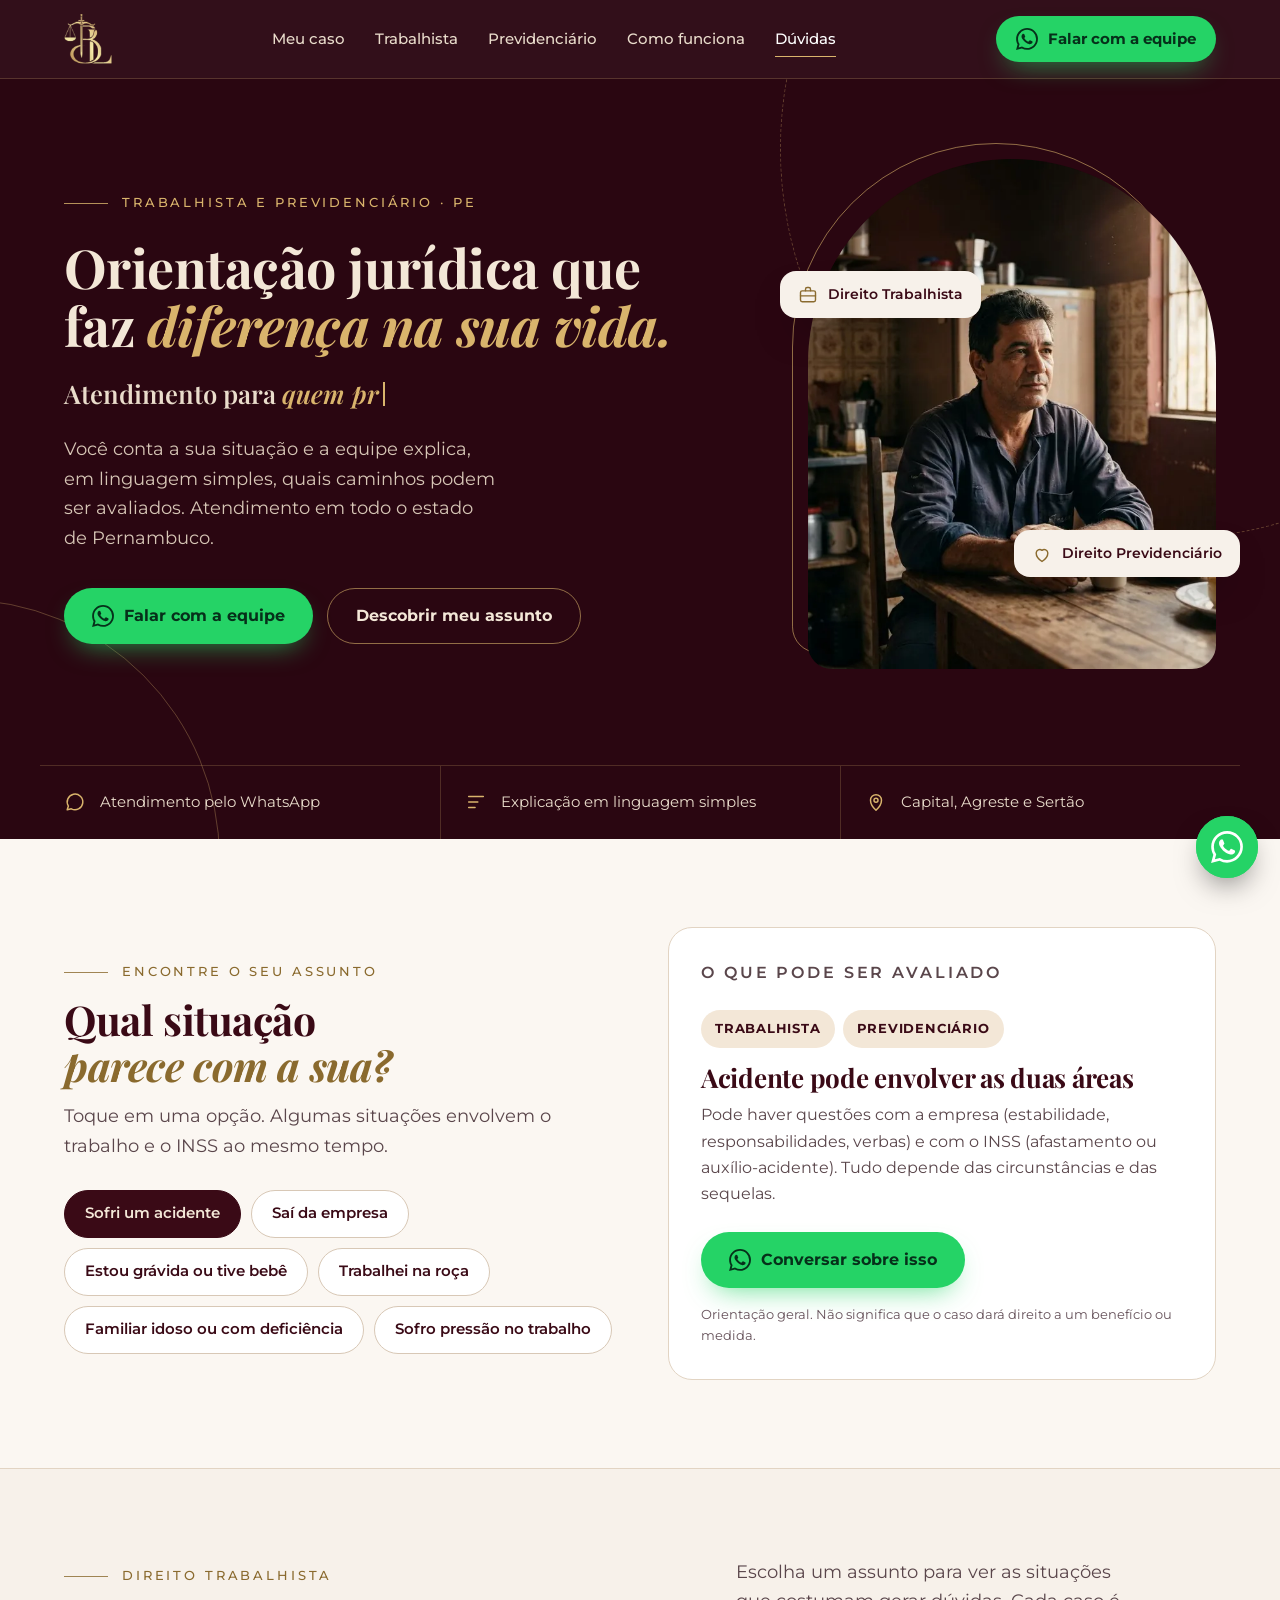
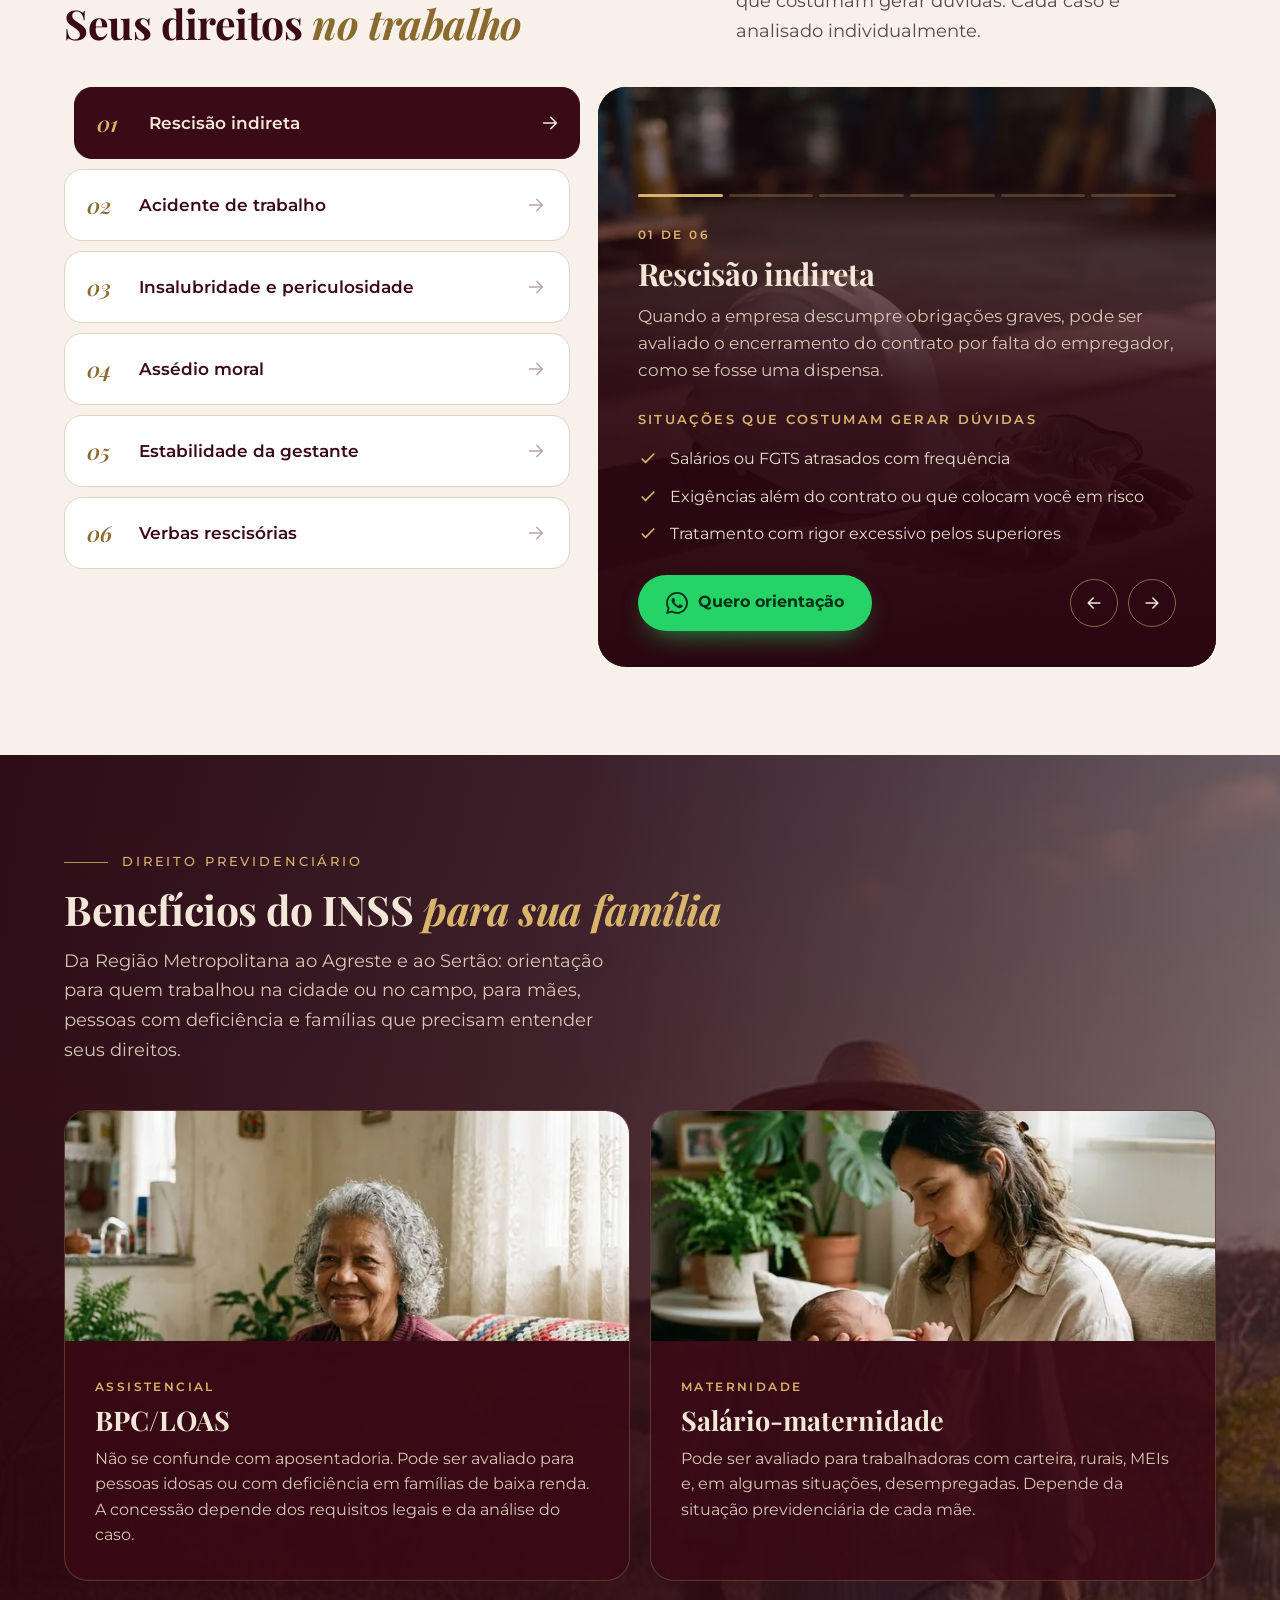
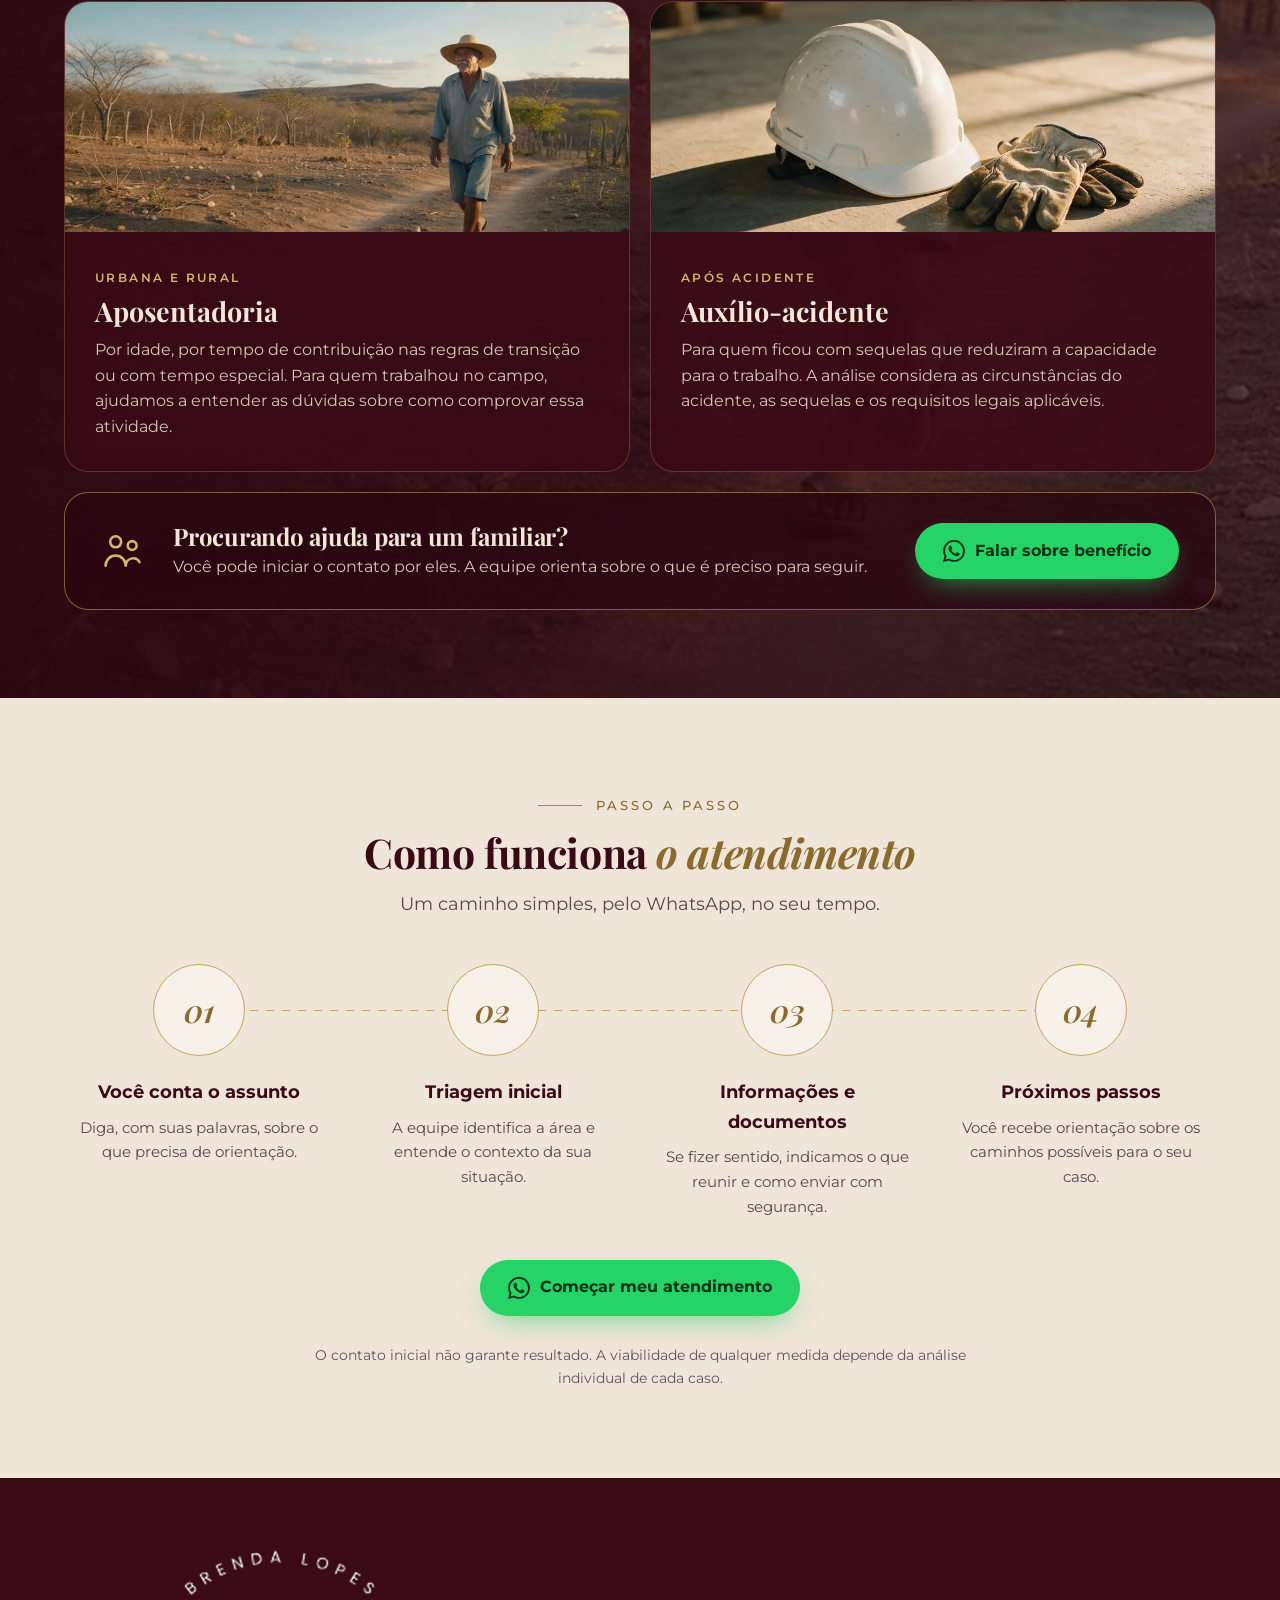
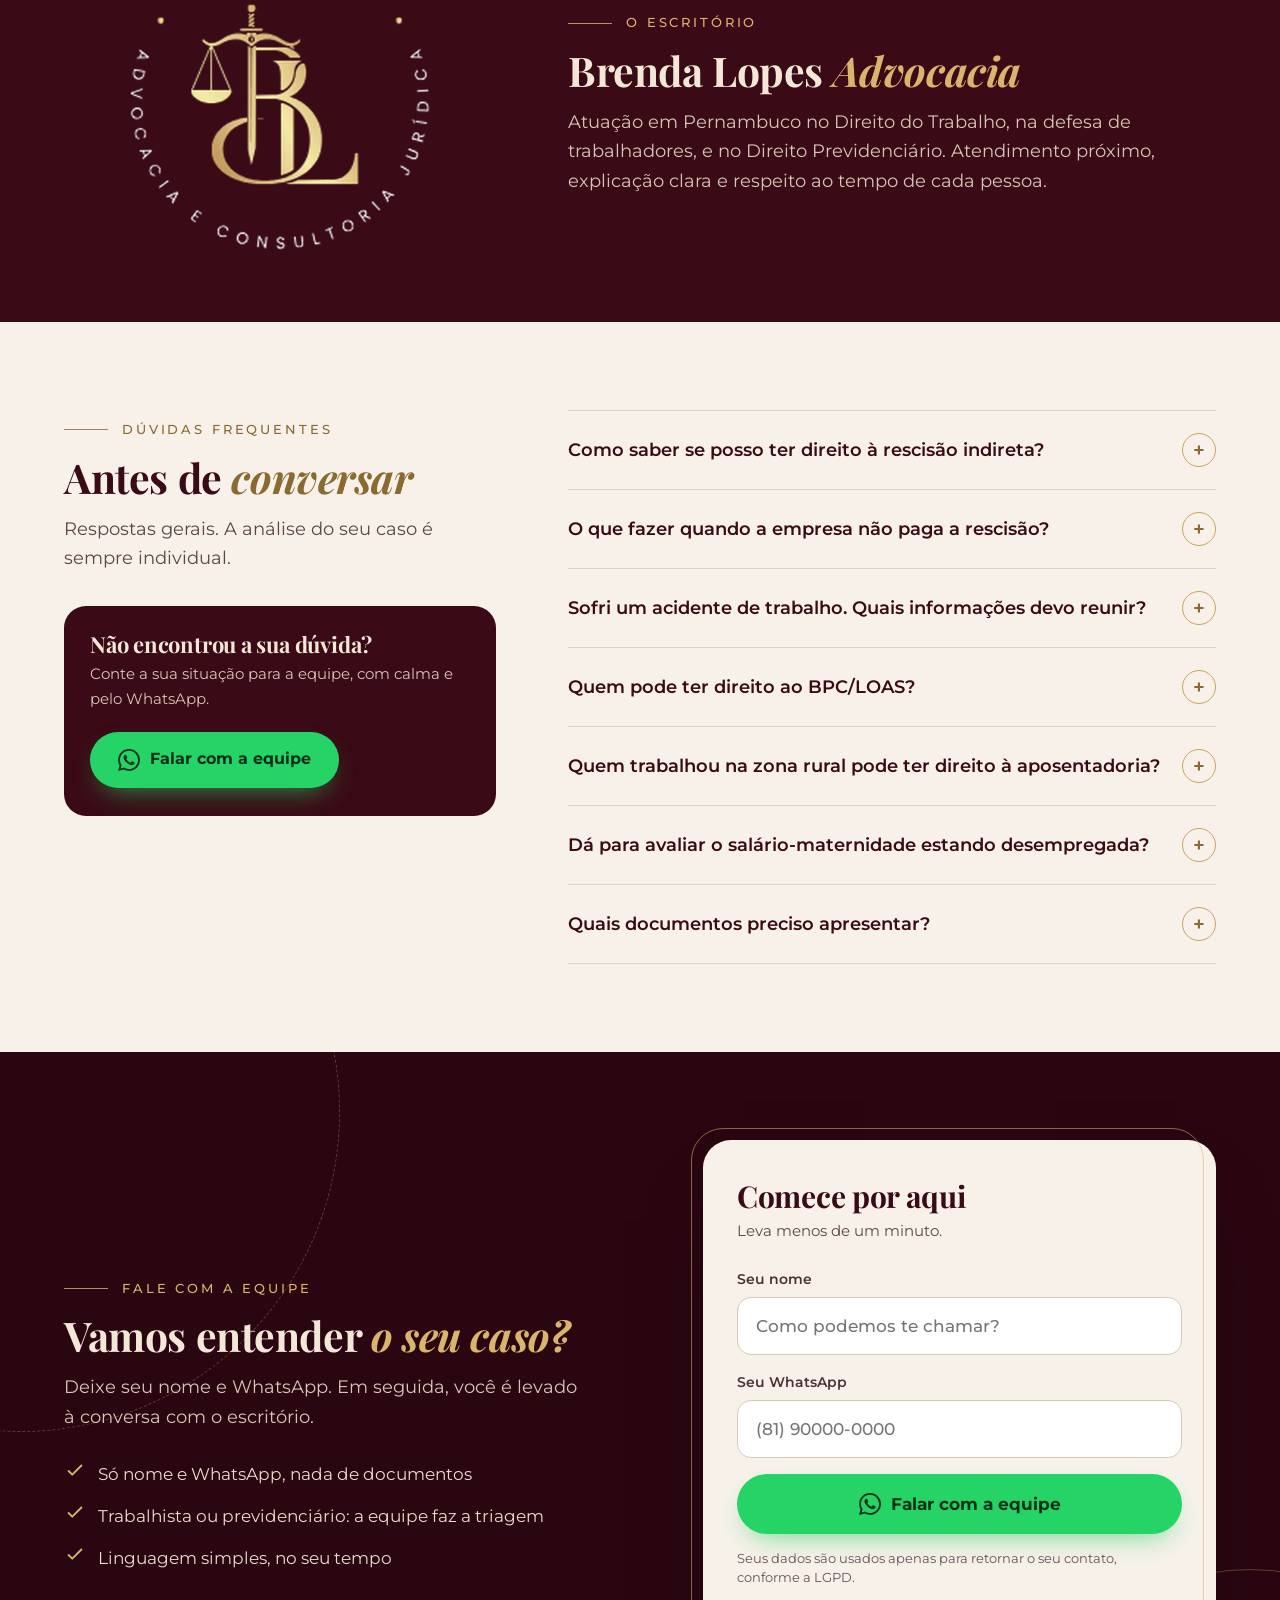
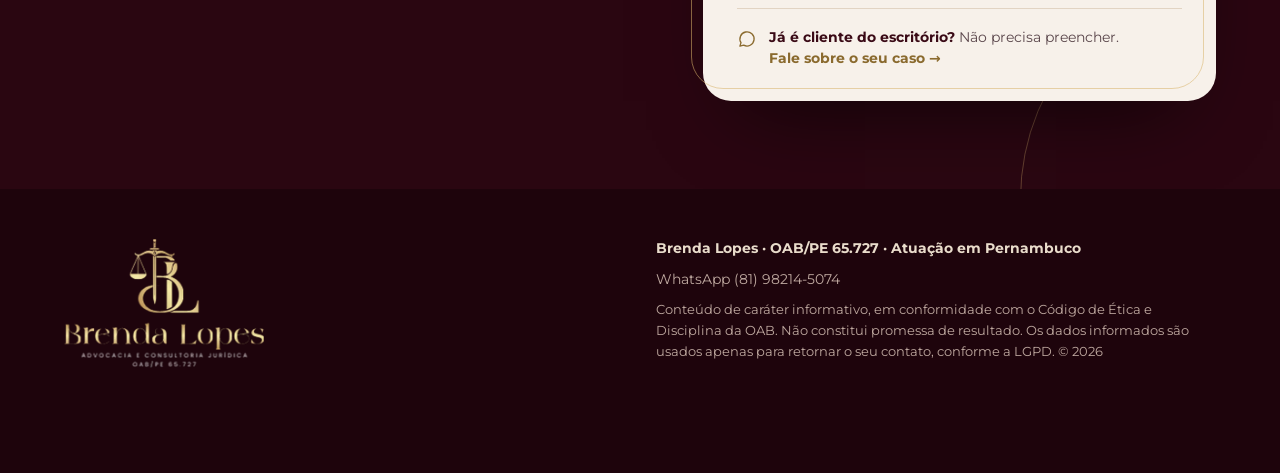
<file: index.html>
<!doctype html>
<html lang="pt-BR">
<head>
<meta charset="utf-8">
<meta name="viewport" content="width=device-width, initial-scale=1, viewport-fit=cover">
<title>Brenda Lopes Advocacia | Direito Trabalhista e Previdenciário em Pernambuco</title>
<meta name="description" content="Orientação em Direito Trabalhista e Previdenciário em Pernambuco: rescisão, acidente de trabalho, BPC/LOAS, aposentadoria rural, auxílio-acidente e salário-maternidade. Atendimento pelo WhatsApp.">
<meta name="theme-color" content="#2A0611">
<meta property="og:type" content="website">
<meta property="og:locale" content="pt_BR">
<meta property="og:title" content="Brenda Lopes Advocacia e Consultoria Jurídica">
<meta property="og:description" content="Direito Trabalhista e Previdenciário em Pernambuco. Fale com a equipe pelo WhatsApp.">
<meta property="og:image" content="/assets/img/og.jpg">
<meta name="twitter:card" content="summary_large_image">
<link rel="icon" type="image/png" href="/assets/favicon.png">
<link rel="apple-touch-icon" href="/assets/apple-touch-icon.png">
<link rel="preload" as="image" href="/assets/img/hero.webp" type="image/webp" fetchpriority="high">
<link rel="preload" as="font" type="font/woff2" href="/assets/fonts/playfair-display-latin-700-normal.woff2" crossorigin>
<link rel="preload" as="font" type="font/woff2" href="/assets/fonts/montserrat-latin-400-normal.woff2" crossorigin>
<link rel="stylesheet" href="/assets/styles.css">
<script>document.documentElement.classList.add("js")</script>
<script type="application/ld+json">{"@context": "https://schema.org", "@type": "LegalService", "name": "Brenda Lopes Advocacia e Consultoria Jurídica", "areaServed": {"@type": "State", "name": "Pernambuco"}, "telephone": "+55 81 98214-5074", "knowsAbout": ["Direito Trabalhista", "Direito Previdenciário"], "image": "/assets/img/og.jpg"}</script>
<script type="application/ld+json">{"@context": "https://schema.org", "@type": "FAQPage", "mainEntity": [{"@type": "Question", "name": "Como saber se posso ter direito à rescisão indireta?", "acceptedAnswer": {"@type": "Answer", "text": "Ela pode ser discutida quando o empregador comete faltas graves previstas na CLT, como atrasos recorrentes de salário ou falta de depósito do FGTS. É importante analisar a situação antes de qualquer decisão, inclusive o momento e a forma de agir."}}, {"@type": "Question", "name": "O que fazer quando a empresa não paga a rescisão?", "acceptedAnswer": {"@type": "Answer", "text": "Guarde o termo de rescisão, os contracheques e as conversas com a empresa. A equipe pode conferir os valores e explicar os caminhos possíveis. Existem prazos legais para reclamar direitos trabalhistas, então é bom buscar orientação."}}, {"@type": "Question", "name": "Sofri um acidente de trabalho. Quais informações devo reunir?", "acceptedAnswer": {"@type": "Answer", "text": "Costumam ajudar a CAT (se foi emitida), atestados, exames e registros de afastamento. Os documentos variam conforme o caso, e a equipe indica o que é pertinente."}}, {"@type": "Question", "name": "Quem pode ter direito ao BPC/LOAS?", "acceptedAnswer": {"@type": "Answer", "text": "Pessoas idosas ou com deficiência cuja família tenha baixa renda, conforme os critérios da lei. É um benefício assistencial, diferente da aposentadoria, e a concessão depende da análise da situação."}}, {"@type": "Question", "name": "Quem trabalhou na zona rural pode ter direito à aposentadoria?", "acceptedAnswer": {"@type": "Answer", "text": "Pode ser possível, mesmo sem carteira assinada. A comprovação da atividade rural costuma gerar muitas dúvidas, e é isso que a análise do caso ajuda a esclarecer."}}, {"@type": "Question", "name": "Dá para avaliar o salário-maternidade estando desempregada?", "acceptedAnswer": {"@type": "Answer", "text": "Em algumas situações, sim. Depende, entre outros pontos, da sua situação perante o INSS no período. Por isso cada caso é avaliado individualmente."}}, {"@type": "Question", "name": "Quais documentos preciso apresentar?", "acceptedAnswer": {"@type": "Answer", "text": "No primeiro contato, basta contar a sua situação. Se for necessário, a equipe indica quais documentos reunir e como enviá-los com segurança. Não é preciso enviar nada por esta página."}}]}</script>
</head>
<body>
<a class="skip" href="#conteudo">Pular para o conteúdo</a>

<header class="site-header">
  <div class="wrap hdr-in">
    <a class="brand" href="#inicio" aria-label="Brenda Lopes Advocacia, início">
      <img src="/assets/logo-mono.webp" alt="" width="151" height="160">
    </a>
    <nav class="nav" aria-label="Navegação principal">
      <a href="#encontre">Meu caso</a>
      <a href="#trabalhista">Trabalhista</a>
      <a href="#previdenciario">Previdenciário</a>
      <a href="#como-funciona">Como funciona</a>
      <a href="#duvidas">Dúvidas</a>
    </nav>
    <a class="btn btn-wa btn-sm" href="#contato" data-cta><svg class="ico" aria-hidden="true"><use href="#i-wa"/></svg>Falar com a equipe</a>
  </div>
</header>

<main id="conteudo">

<section class="hero" id="inicio" aria-labelledby="hero-title">
  <div class="arc arc-spin" aria-hidden="true" style="width:780px;height:780px;right:-280px;top:-320px"></div>
  <div class="arc" aria-hidden="true" style="width:520px;height:520px;left:-300px;bottom:-280px"></div>
  <div class="wrap hero-in">
    <div class="rise">
      <span class="eyebrow gold">Trabalhista e Previdenciário · PE</span>
      <h1 id="hero-title" class="serif">Orientação jurídica que faz <span class="gold it">diferença na sua vida.</span></h1>
      <p class="typing"><span class="sr-only">Atendimento para quem trabalha, quem precisa do INSS, mães e gestantes e sua família.</span><span aria-hidden="true">Atendimento para <span class="typed" id="typed">quem trabalha</span><span class="caret"></span></span></p>
      <p class="hero-text">Você conta a sua situação e a equipe explica, em linguagem simples, quais caminhos podem ser avaliados. Atendimento em todo o estado de Pernambuco.</p>
      <div class="hero-actions">
        <a class="btn btn-wa" href="#contato" data-cta><svg class="ico" aria-hidden="true"><use href="#i-wa"/></svg>Falar com a equipe</a>
        <a class="btn btn-ghost" href="#encontre">Descobrir meu assunto</a>
      </div>
    </div>
    <div class="hero-media rise2">
      <div class="frame"><img src="/assets/img/hero.webp" alt="Trabalhador sentado à mesa da cozinha, pensativo" width="644" height="800" fetchpriority="high" decoding="async"></div>
      <div class="float float-1" aria-hidden="true"><svg class="ico"><use href="#i-case"/></svg>Direito Trabalhista</div>
      <div class="float float-2" aria-hidden="true"><svg class="ico"><use href="#i-heart"/></svg>Direito Previdenciário</div>
    </div>
  </div>
  <div class="wrap" style="padding:0">
    <ul class="trust">
      <li><svg class="ico" aria-hidden="true"><use href="#i-chat"/></svg>Atendimento pelo WhatsApp</li>
      <li><svg class="ico" aria-hidden="true"><use href="#i-lines"/></svg>Explicação em linguagem simples</li>
      <li><svg class="ico" aria-hidden="true"><use href="#i-pin"/></svg>Capital, Agreste e Sertão</li>
    </ul>
  </div>
</section>

<section id="encontre" class="sec sec-tight" aria-labelledby="find-title">
  <div class="wrap finder" data-picker>
    <div class="finder-left">
      <div class="rv">
        <span class="eyebrow gold-d">Encontre o seu assunto</span>
        <h2 id="find-title" class="serif h2" style="color:var(--wine)">Qual situação <span class="it gold-d">parece com a sua?</span></h2>
        <p class="lead">Toque em uma opção. Algumas situações envolvem o trabalho e o INSS ao mesmo tempo.</p>
      </div>
      <div class="chips" role="tablist" aria-label="Situações">
          <button class="chip" type="button" role="tab" id="st-1" aria-controls="sp-1" aria-selected="true" tabindex="0">Sofri um acidente</button>
          <button class="chip" type="button" role="tab" id="st-2" aria-controls="sp-2" aria-selected="false" tabindex="-1">Saí da empresa</button>
          <button class="chip" type="button" role="tab" id="st-3" aria-controls="sp-3" aria-selected="false" tabindex="-1">Estou grávida ou tive bebê</button>
          <button class="chip" type="button" role="tab" id="st-4" aria-controls="sp-4" aria-selected="false" tabindex="-1">Trabalhei na roça</button>
          <button class="chip" type="button" role="tab" id="st-5" aria-controls="sp-5" aria-selected="false" tabindex="-1">Familiar idoso ou com deficiência</button>
          <button class="chip" type="button" role="tab" id="st-6" aria-controls="sp-6" aria-selected="false" tabindex="-1">Sofro pressão no trabalho</button>
      </div>
    </div>
    <div class="finder-right">
        <div class="answer" role="tabpanel" id="sp-1" aria-labelledby="st-1">
          <p class="answer-k">O que pode ser avaliado</p>
          <div class="areas"><span class="area">Trabalhista</span><span class="area">Previdenciário</span></div>
          <h3 class="serif">Acidente pode envolver as duas áreas</h3>
          <p>Pode haver questões com a empresa (estabilidade, responsabilidades, verbas) e com o INSS (afastamento ou auxílio-acidente). Tudo depende das circunstâncias e das sequelas.</p>
          <a class="btn btn-wa" href="#contato" data-cta><svg class="ico" aria-hidden="true"><use href="#i-wa"/></svg>Conversar sobre isso</a>
          <small>Orientação geral. Não significa que o caso dará direito a um benefício ou medida.</small>
        </div>
        <div class="answer" role="tabpanel" id="sp-2" aria-labelledby="st-2" hidden>
          <p class="answer-k">O que pode ser avaliado</p>
          <div class="areas"><span class="area">Trabalhista</span></div>
          <h3 class="serif">Conferência das verbas rescisórias</h3>
          <p>Se a rescisão não foi paga ou os valores parecem errados, a equipe pode conferir os cálculos e explicar os caminhos possíveis.</p>
          <a class="btn btn-wa" href="#contato" data-cta><svg class="ico" aria-hidden="true"><use href="#i-wa"/></svg>Conversar sobre isso</a>
          <small>Orientação geral. Não significa que o caso dará direito a um benefício ou medida.</small>
        </div>
        <div class="answer" role="tabpanel" id="sp-3" aria-labelledby="st-3" hidden>
          <p class="answer-k">O que pode ser avaliado</p>
          <div class="areas"><span class="area">Trabalhista</span><span class="area">Previdenciário</span></div>
          <h3 class="serif">Estabilidade e salário-maternidade</h3>
          <p>Pode haver questões sobre estabilidade no emprego e sobre o salário-maternidade. A elegibilidade depende do seu vínculo e da sua situação perante o INSS.</p>
          <a class="btn btn-wa" href="#contato" data-cta><svg class="ico" aria-hidden="true"><use href="#i-wa"/></svg>Conversar sobre isso</a>
          <small>Orientação geral. Não significa que o caso dará direito a um benefício ou medida.</small>
        </div>
        <div class="answer" role="tabpanel" id="sp-4" aria-labelledby="st-4" hidden>
          <p class="answer-k">O que pode ser avaliado</p>
          <div class="areas"><span class="area">Previdenciário</span></div>
          <h3 class="serif">Aposentadoria rural</h3>
          <p>Quem trabalhou no campo pode ter dúvidas sobre como comprovar essa atividade. A análise do caso ajuda a esclarecer o que é possível.</p>
          <a class="btn btn-wa" href="#contato" data-cta><svg class="ico" aria-hidden="true"><use href="#i-wa"/></svg>Conversar sobre isso</a>
          <small>Orientação geral. Não significa que o caso dará direito a um benefício ou medida.</small>
        </div>
        <div class="answer" role="tabpanel" id="sp-5" aria-labelledby="st-5" hidden>
          <p class="answer-k">O que pode ser avaliado</p>
          <div class="areas"><span class="area">Previdenciário</span></div>
          <h3 class="serif">BPC/LOAS</h3>
          <p>O benefício assistencial pode ser avaliado conforme a idade ou a deficiência e a renda da família, sempre dentro dos critérios da lei.</p>
          <a class="btn btn-wa" href="#contato" data-cta><svg class="ico" aria-hidden="true"><use href="#i-wa"/></svg>Conversar sobre isso</a>
          <small>Orientação geral. Não significa que o caso dará direito a um benefício ou medida.</small>
        </div>
        <div class="answer" role="tabpanel" id="sp-6" aria-labelledby="st-6" hidden>
          <p class="answer-k">O que pode ser avaliado</p>
          <div class="areas"><span class="area">Trabalhista</span></div>
          <h3 class="serif">Assédio moral ou rescisão indireta</h3>
          <p>Cobranças abusivas, humilhações ou atrasos de salário podem merecer análise. Antes de qualquer decisão, é importante entender a sua situação.</p>
          <a class="btn btn-wa" href="#contato" data-cta><svg class="ico" aria-hidden="true"><use href="#i-wa"/></svg>Conversar sobre isso</a>
          <small>Orientação geral. Não significa que o caso dará direito a um benefício ou medida.</small>
        </div>
    </div>
  </div>
</section>

<section id="trabalhista" class="sec" aria-labelledby="trab-title">
  <div class="wrap">
    <div class="sec-head center-m rv">
      <div>
        <span class="eyebrow gold-d">Direito Trabalhista</span>
        <h2 id="trab-title" class="serif h2" style="color:var(--wine)">Seus direitos <span class="it gold-d">no trabalho</span></h2>
      </div>
      <p class="lead">Escolha um assunto para ver as situações que costumam gerar dúvidas. Cada caso é analisado individualmente.</p>
    </div>
    <div class="explorer" data-picker>
      <div class="topics" role="tablist" aria-label="Assuntos trabalhistas">
          <button class="topic" type="button" role="tab" id="tt-1" aria-controls="tp-1" aria-selected="true" tabindex="0">
            <span class="tn">01</span><span>Rescisão indireta</span>
            <svg class="ico ta" aria-hidden="true"><use href="#i-arrow-r"/></svg>
          </button>
          <button class="topic" type="button" role="tab" id="tt-2" aria-controls="tp-2" aria-selected="false" tabindex="-1">
            <span class="tn">02</span><span>Acidente de trabalho</span>
            <svg class="ico ta" aria-hidden="true"><use href="#i-arrow-r"/></svg>
          </button>
          <button class="topic" type="button" role="tab" id="tt-3" aria-controls="tp-3" aria-selected="false" tabindex="-1">
            <span class="tn">03</span><span>Insalubridade e periculosidade</span>
            <svg class="ico ta" aria-hidden="true"><use href="#i-arrow-r"/></svg>
          </button>
          <button class="topic" type="button" role="tab" id="tt-4" aria-controls="tp-4" aria-selected="false" tabindex="-1">
            <span class="tn">04</span><span>Assédio moral</span>
            <svg class="ico ta" aria-hidden="true"><use href="#i-arrow-r"/></svg>
          </button>
          <button class="topic" type="button" role="tab" id="tt-5" aria-controls="tp-5" aria-selected="false" tabindex="-1">
            <span class="tn">05</span><span>Estabilidade da gestante</span>
            <svg class="ico ta" aria-hidden="true"><use href="#i-arrow-r"/></svg>
          </button>
          <button class="topic" type="button" role="tab" id="tt-6" aria-controls="tp-6" aria-selected="false" tabindex="-1">
            <span class="tn">06</span><span>Verbas rescisórias</span>
            <svg class="ico ta" aria-hidden="true"><use href="#i-arrow-r"/></svg>
          </button>
      </div>
      <div class="panel-wrap">
        <img src="/assets/img/capacete.webp" alt="" width="1024" height="773" loading="lazy" decoding="async">
        <div class="panel-shade" aria-hidden="true"></div>
          <div class="panel" role="tabpanel" id="tp-1" aria-labelledby="tt-1">
            <div class="progress" aria-hidden="true"><span class="on"></span><span></span><span></span><span></span><span></span><span></span></div>
            <span class="tag">01 de 06</span>
            <h3 class="serif">Rescisão indireta</h3>
            <p>Quando a empresa descumpre obrigações graves, pode ser avaliado o encerramento do contrato por falta do empregador, como se fosse uma dispensa.</p>
            <p class="signs-t">Situações que costumam gerar dúvidas</p>
            <ul class="signs"><li><svg class="ico" aria-hidden="true"><use href="#i-check"/></svg>Salários ou FGTS atrasados com frequência</li><li><svg class="ico" aria-hidden="true"><use href="#i-check"/></svg>Exigências além do contrato ou que colocam você em risco</li><li><svg class="ico" aria-hidden="true"><use href="#i-check"/></svg>Tratamento com rigor excessivo pelos superiores</li></ul>
            <div class="panel-foot">
              <a class="btn btn-wa" href="#contato" data-cta><svg class="ico" aria-hidden="true"><use href="#i-wa"/></svg>Quero orientação</a>
              <div class="pnav">
                <button class="pbtn" type="button" data-step="-1" aria-label="Assunto anterior"><svg class="ico" aria-hidden="true"><use href="#i-arrow-l"/></svg></button>
                <button class="pbtn" type="button" data-step="1" aria-label="Próximo assunto"><svg class="ico" aria-hidden="true"><use href="#i-arrow-r"/></svg></button>
              </div>
            </div>
          </div>
          <div class="panel" role="tabpanel" id="tp-2" aria-labelledby="tt-2" hidden>
            <div class="progress" aria-hidden="true"><span class="on"></span><span class="on"></span><span></span><span></span><span></span><span></span></div>
            <span class="tag">02 de 06</span>
            <h3 class="serif">Acidente de trabalho</h3>
            <p>Acidentes e doenças ligados ao trabalho podem afetar a sua rotina e a sua renda. Vale entender quais direitos podem existir no seu caso.</p>
            <p class="signs-t">Situações que costumam gerar dúvidas</p>
            <ul class="signs"><li><svg class="ico" aria-hidden="true"><use href="#i-check"/></svg>Acidente durante o trabalho ou no trajeto</li><li><svg class="ico" aria-hidden="true"><use href="#i-check"/></svg>Doença que pode ter relação com a atividade</li><li><svg class="ico" aria-hidden="true"><use href="#i-check"/></svg>A empresa não emitiu a CAT</li></ul>
            <div class="panel-foot">
              <a class="btn btn-wa" href="#contato" data-cta><svg class="ico" aria-hidden="true"><use href="#i-wa"/></svg>Quero orientação</a>
              <div class="pnav">
                <button class="pbtn" type="button" data-step="-1" aria-label="Assunto anterior"><svg class="ico" aria-hidden="true"><use href="#i-arrow-l"/></svg></button>
                <button class="pbtn" type="button" data-step="1" aria-label="Próximo assunto"><svg class="ico" aria-hidden="true"><use href="#i-arrow-r"/></svg></button>
              </div>
            </div>
          </div>
          <div class="panel" role="tabpanel" id="tp-3" aria-labelledby="tt-3" hidden>
            <div class="progress" aria-hidden="true"><span class="on"></span><span class="on"></span><span class="on"></span><span></span><span></span><span></span></div>
            <span class="tag">03 de 06</span>
            <h3 class="serif">Insalubridade e periculosidade</h3>
            <p>Alguns ambientes e atividades podem dar origem a adicionais no salário, conforme a avaliação das condições de trabalho.</p>
            <p class="signs-t">Situações que costumam gerar dúvidas</p>
            <ul class="signs"><li><svg class="ico" aria-hidden="true"><use href="#i-check"/></svg>Exposição a ruído, calor ou produtos químicos</li><li><svg class="ico" aria-hidden="true"><use href="#i-check"/></svg>Contato com eletricidade ou inflamáveis</li><li><svg class="ico" aria-hidden="true"><use href="#i-check"/></svg>O adicional não aparece no contracheque</li></ul>
            <div class="panel-foot">
              <a class="btn btn-wa" href="#contato" data-cta><svg class="ico" aria-hidden="true"><use href="#i-wa"/></svg>Quero orientação</a>
              <div class="pnav">
                <button class="pbtn" type="button" data-step="-1" aria-label="Assunto anterior"><svg class="ico" aria-hidden="true"><use href="#i-arrow-l"/></svg></button>
                <button class="pbtn" type="button" data-step="1" aria-label="Próximo assunto"><svg class="ico" aria-hidden="true"><use href="#i-arrow-r"/></svg></button>
              </div>
            </div>
          </div>
          <div class="panel" role="tabpanel" id="tp-4" aria-labelledby="tt-4" hidden>
            <div class="progress" aria-hidden="true"><span class="on"></span><span class="on"></span><span class="on"></span><span class="on"></span><span></span><span></span></div>
            <span class="tag">04 de 06</span>
            <h3 class="serif">Assédio moral</h3>
            <p>Situações repetidas de constrangimento no trabalho merecem ser analisadas com cuidado, discrição e respeito.</p>
            <p class="signs-t">Situações que costumam gerar dúvidas</p>
            <ul class="signs"><li><svg class="ico" aria-hidden="true"><use href="#i-check"/></svg>Humilhações ou xingamentos recorrentes</li><li><svg class="ico" aria-hidden="true"><use href="#i-check"/></svg>Metas e cobranças abusivas ou vexatórias</li><li><svg class="ico" aria-hidden="true"><use href="#i-check"/></svg>Isolamento ou exclusão proposital da equipe</li></ul>
            <div class="panel-foot">
              <a class="btn btn-wa" href="#contato" data-cta><svg class="ico" aria-hidden="true"><use href="#i-wa"/></svg>Quero orientação</a>
              <div class="pnav">
                <button class="pbtn" type="button" data-step="-1" aria-label="Assunto anterior"><svg class="ico" aria-hidden="true"><use href="#i-arrow-l"/></svg></button>
                <button class="pbtn" type="button" data-step="1" aria-label="Próximo assunto"><svg class="ico" aria-hidden="true"><use href="#i-arrow-r"/></svg></button>
              </div>
            </div>
          </div>
          <div class="panel" role="tabpanel" id="tp-5" aria-labelledby="tt-5" hidden>
            <div class="progress" aria-hidden="true"><span class="on"></span><span class="on"></span><span class="on"></span><span class="on"></span><span class="on"></span><span></span></div>
            <span class="tag">05 de 06</span>
            <h3 class="serif">Estabilidade da gestante</h3>
            <p>A gestação traz proteções no emprego. É importante entender como as regras se aplicam à sua situação.</p>
            <p class="signs-t">Situações que costumam gerar dúvidas</p>
            <ul class="signs"><li><svg class="ico" aria-hidden="true"><use href="#i-check"/></svg>Dispensa durante a gravidez</li><li><svg class="ico" aria-hidden="true"><use href="#i-check"/></svg>Gravidez descoberta depois do desligamento</li><li><svg class="ico" aria-hidden="true"><use href="#i-check"/></svg>Dúvidas sobre o período de estabilidade</li></ul>
            <div class="panel-foot">
              <a class="btn btn-wa" href="#contato" data-cta><svg class="ico" aria-hidden="true"><use href="#i-wa"/></svg>Quero orientação</a>
              <div class="pnav">
                <button class="pbtn" type="button" data-step="-1" aria-label="Assunto anterior"><svg class="ico" aria-hidden="true"><use href="#i-arrow-l"/></svg></button>
                <button class="pbtn" type="button" data-step="1" aria-label="Próximo assunto"><svg class="ico" aria-hidden="true"><use href="#i-arrow-r"/></svg></button>
              </div>
            </div>
          </div>
          <div class="panel" role="tabpanel" id="tp-6" aria-labelledby="tt-6" hidden>
            <div class="progress" aria-hidden="true"><span class="on"></span><span class="on"></span><span class="on"></span><span class="on"></span><span class="on"></span><span class="on"></span></div>
            <span class="tag">06 de 06</span>
            <h3 class="serif">Verbas rescisórias</h3>
            <p>Saldo de salário, férias, 13º, aviso prévio e FGTS: se algo não foi pago ou parece calculado errado, os valores podem ser conferidos.</p>
            <p class="signs-t">Situações que costumam gerar dúvidas</p>
            <ul class="signs"><li><svg class="ico" aria-hidden="true"><use href="#i-check"/></svg>Rescisão não paga no prazo</li><li><svg class="ico" aria-hidden="true"><use href="#i-check"/></svg>Valores menores do que o esperado</li><li><svg class="ico" aria-hidden="true"><use href="#i-check"/></svg>FGTS ou multa de 40% não depositados</li></ul>
            <div class="panel-foot">
              <a class="btn btn-wa" href="#contato" data-cta><svg class="ico" aria-hidden="true"><use href="#i-wa"/></svg>Quero orientação</a>
              <div class="pnav">
                <button class="pbtn" type="button" data-step="-1" aria-label="Assunto anterior"><svg class="ico" aria-hidden="true"><use href="#i-arrow-l"/></svg></button>
                <button class="pbtn" type="button" data-step="1" aria-label="Próximo assunto"><svg class="ico" aria-hidden="true"><use href="#i-arrow-r"/></svg></button>
              </div>
            </div>
          </div>
      </div>
    </div>
  </div>
</section>

<section id="previdenciario" class="sec prev" aria-labelledby="prev-title">
  <img class="prev-bg" src="/assets/img/sertao.webp" srcset="/assets/img/sertao-1280.webp 1280w, /assets/img/sertao.webp 2048w" sizes="100vw" alt="" width="2048" height="1152" loading="lazy" decoding="async">
  <div class="prev-shade" aria-hidden="true"></div>
  <div class="wrap" style="position:relative">
    <div class="center-m rv" style="max-width:720px">
      <span class="eyebrow gold">Direito Previdenciário</span>
      <h2 id="prev-title" class="serif h2" style="color:var(--on-dark)">Benefícios do INSS <span class="gold it">para sua família</span></h2>
      <p class="lead">Da Região Metropolitana ao Agreste e ao Sertão: orientação para quem trabalhou na cidade ou no campo, para mães, pessoas com deficiência e famílias que precisam entender seus direitos.</p>
    </div>
    <div class="prev-grid" id="prev-grid">
      <article class="pc rv">
        <img class="pimg" src="/assets/img/idosa.webp" alt="Senhora idosa sorrindo, sentada no sofá de casa" width="644" height="800" loading="lazy" decoding="async" style="object-position:center 30%">
        <div class="pc-b"><span class="tag">Assistencial</span><h3>BPC/LOAS</h3><p>Não se confunde com aposentadoria. Pode ser avaliado para pessoas idosas ou com deficiência em famílias de baixa renda. A concessão depende dos requisitos legais e da análise do caso.</p></div>
      </article>
      <article class="pc rv">
        <img class="pimg" src="/assets/img/mae.webp" alt="Mãe segurando o bebê recém-nascido no colo" width="644" height="800" loading="lazy" decoding="async" style="object-position:center 40%">
        <div class="pc-b"><span class="tag">Maternidade</span><h3>Salário-maternidade</h3><p>Pode ser avaliado para trabalhadoras com carteira, rurais, MEIs e, em algumas situações, desempregadas. Depende da situação previdenciária de cada mãe.</p></div>
      </article>
      <article class="pc rv">
        <img class="pimg" src="/assets/img/sertao-1280.webp" alt="Trabalhador rural de chapéu caminhando em estrada de terra no Sertão" width="1280" height="720" loading="lazy" decoding="async" style="object-position:72% 30%">
        <div class="pc-b"><span class="tag">Urbana e rural</span><h3>Aposentadoria</h3><p>Por idade, por tempo de contribuição nas regras de transição ou com tempo especial. Para quem trabalhou no campo, ajudamos a entender as dúvidas sobre como comprovar essa atividade.</p></div>
      </article>
      <article class="pc rv">
        <img class="pimg" src="/assets/img/capacete.webp" alt="Capacete de segurança e luvas de trabalho no chão de um galpão" width="1024" height="773" loading="lazy" decoding="async" style="object-position:center 60%">
        <div class="pc-b"><span class="tag">Após acidente</span><h3>Auxílio-acidente</h3><p>Para quem ficou com sequelas que reduziram a capacidade para o trabalho. A análise considera as circunstâncias do acidente, as sequelas e os requisitos legais aplicáveis.</p></div>
      </article>
    </div>
    <div class="swipe-dots" aria-hidden="true"><span class="on"></span><span></span><span></span><span></span></div>
    <div class="family rv">
      <svg class="ico" aria-hidden="true"><use href="#i-family"/></svg>
      <div>
        <p class="serif" style="margin:0 0 4px;font-size:24px;color:var(--on-dark)">Procurando ajuda para um familiar?</p>
        <p style="font-size:15.5px;color:var(--on-dark-2)">Você pode iniciar o contato por eles. A equipe orienta sobre o que é preciso para seguir.</p>
      </div>
      <a class="btn btn-wa" href="#contato" data-cta><svg class="ico" aria-hidden="true"><use href="#i-wa"/></svg>Falar sobre benefício</a>
    </div>
  </div>
</section>


<section id="como-funciona" class="sec how" aria-labelledby="como-title">
  <div class="wrap">
    <div class="rv" style="text-align:center;max-width:720px;margin:0 auto">
      <span class="eyebrow gold-d" style="justify-content:center">Passo a passo</span>
      <h2 id="como-title" class="serif h2" style="color:var(--wine)">Como funciona <span class="it gold-d">o atendimento</span></h2>
      <p class="lead" style="margin:0 auto">Um caminho simples, pelo WhatsApp, no seu tempo.</p>
    </div>
    <ol class="steps">
      <li class="step rv"><b aria-hidden="true">01</b><h3>Você conta o assunto</h3><p>Diga, com suas palavras, sobre o que precisa de orientação.</p></li>
      <li class="step rv"><b aria-hidden="true">02</b><h3>Triagem inicial</h3><p>A equipe identifica a área e entende o contexto da sua situação.</p></li>
      <li class="step rv"><b aria-hidden="true">03</b><h3>Informações e documentos</h3><p>Se fizer sentido, indicamos o que reunir e como enviar com segurança.</p></li>
      <li class="step rv"><b aria-hidden="true">04</b><h3>Próximos passos</h3><p>Você recebe orientação sobre os caminhos possíveis para o seu caso.</p></li>
    </ol>
    <div class="mid-cta rv"><a class="btn btn-wa" href="#contato" data-cta><svg class="ico" aria-hidden="true"><use href="#i-wa"/></svg>Começar meu atendimento</a></div>
    <p class="disclaimer">O contato inicial não garante resultado. A viabilidade de qualquer medida depende da análise individual de cada caso.</p>
  </div>
</section>

<section class="sec about" aria-labelledby="about-title">
  <div class="wrap about-in">
    <img class="seal" src="/assets/selo.webp" alt="Selo Brenda Lopes Advocacia e Consultoria Jurídica" width="440" height="441" loading="lazy" decoding="async">
    <div class="rv">
      <span class="eyebrow gold">O escritório</span>
      <h2 id="about-title" class="serif h2" style="color:var(--on-dark)">Brenda Lopes <span class="gold it">Advocacia</span></h2>
      <p style="margin:0;color:var(--on-dark-2);font-size:18px;max-width:600px">Atuação em Pernambuco no Direito do Trabalho, na defesa de trabalhadores, e no Direito Previdenciário. Atendimento próximo, explicação clara e respeito ao tempo de cada pessoa.</p>
    </div>
  </div>
</section>

<section id="duvidas" class="sec" aria-labelledby="faq-title">
  <div class="wrap faq">
    <div class="center-m rv">
      <span class="eyebrow gold-d">Dúvidas frequentes</span>
      <h2 id="faq-title" class="serif h2" style="color:var(--wine)">Antes de <span class="it gold-d">conversar</span></h2>
      <p class="lead">Respostas gerais. A análise do seu caso é sempre individual.</p>
      <div class="faq-help">
        <p class="serif">Não encontrou a sua dúvida?</p>
        <p>Conte a sua situação para a equipe, com calma e pelo WhatsApp.</p>
        <a class="btn btn-wa" href="#contato" data-cta><svg class="ico" aria-hidden="true"><use href="#i-wa"/></svg>Falar com a equipe</a>
      </div>
    </div>
    <div>
          <details><summary>Como saber se posso ter direito à rescisão indireta?<span class="pm" aria-hidden="true">+</span></summary><p>Ela pode ser discutida quando o empregador comete faltas graves previstas na CLT, como atrasos recorrentes de salário ou falta de depósito do FGTS. É importante analisar a situação antes de qualquer decisão, inclusive o momento e a forma de agir.</p></details>
          <details><summary>O que fazer quando a empresa não paga a rescisão?<span class="pm" aria-hidden="true">+</span></summary><p>Guarde o termo de rescisão, os contracheques e as conversas com a empresa. A equipe pode conferir os valores e explicar os caminhos possíveis. Existem prazos legais para reclamar direitos trabalhistas, então é bom buscar orientação.</p></details>
          <details><summary>Sofri um acidente de trabalho. Quais informações devo reunir?<span class="pm" aria-hidden="true">+</span></summary><p>Costumam ajudar a CAT (se foi emitida), atestados, exames e registros de afastamento. Os documentos variam conforme o caso, e a equipe indica o que é pertinente.</p></details>
          <details><summary>Quem pode ter direito ao BPC/LOAS?<span class="pm" aria-hidden="true">+</span></summary><p>Pessoas idosas ou com deficiência cuja família tenha baixa renda, conforme os critérios da lei. É um benefício assistencial, diferente da aposentadoria, e a concessão depende da análise da situação.</p></details>
          <details><summary>Quem trabalhou na zona rural pode ter direito à aposentadoria?<span class="pm" aria-hidden="true">+</span></summary><p>Pode ser possível, mesmo sem carteira assinada. A comprovação da atividade rural costuma gerar muitas dúvidas, e é isso que a análise do caso ajuda a esclarecer.</p></details>
          <details><summary>Dá para avaliar o salário-maternidade estando desempregada?<span class="pm" aria-hidden="true">+</span></summary><p>Em algumas situações, sim. Depende, entre outros pontos, da sua situação perante o INSS no período. Por isso cada caso é avaliado individualmente.</p></details>
          <details><summary>Quais documentos preciso apresentar?<span class="pm" aria-hidden="true">+</span></summary><p>No primeiro contato, basta contar a sua situação. Se for necessário, a equipe indica quais documentos reunir e como enviá-los com segurança. Não é preciso enviar nada por esta página.</p></details>
    </div>
  </div>
</section>

<section id="contato" class="sec contact" aria-labelledby="contato-title">
  <div class="arc arc-spin" aria-hidden="true" style="width:640px;height:640px;left:-300px;top:-260px"></div>
  <div class="arc" aria-hidden="true" style="width:460px;height:460px;right:-200px;bottom:-240px"></div>
  <div class="wrap contact-in">
    <div class="contact-copy rv">
      <span class="eyebrow gold">Fale com a equipe</span>
      <h2 id="contato-title" class="serif h2" style="color:var(--on-dark)">Vamos entender <span class="gold it">o seu caso?</span></h2>
      <p>Deixe seu nome e WhatsApp. Em seguida, você é levado à conversa com o escritório.</p>
      <ul class="checks">
        <li><svg class="ico" aria-hidden="true"><use href="#i-check"/></svg>Só nome e WhatsApp, nada de documentos</li>
        <li><svg class="ico" aria-hidden="true"><use href="#i-check"/></svg>Trabalhista ou previdenciário: a equipe faz a triagem</li>
        <li><svg class="ico" aria-hidden="true"><use href="#i-check"/></svg>Linguagem simples, no seu tempo</li>
      </ul>
    </div>
    <div class="formcard">
      <h3 class="serif">Comece por aqui</h3>
      <p class="sub">Leva menos de um minuto.</p>
      <form id="lead-form" novalidate>
        <div class="fld">
          <label for="lead-nome">Seu nome</label>
          <input id="lead-nome" name="nome" type="text" autocomplete="name" placeholder="Como podemos te chamar?" maxlength="120" required aria-describedby="err-nome">
          <p class="fld-err" id="err-nome" hidden></p>
        </div>
        <div class="fld">
          <label for="lead-whatsapp">Seu WhatsApp</label>
          <input id="lead-whatsapp" name="whatsapp" type="tel" inputmode="tel" autocomplete="tel-national" placeholder="(81) 90000-0000" required aria-describedby="err-whatsapp">
          <p class="fld-err" id="err-whatsapp" hidden></p>
        </div>
        <button class="btn btn-wa btn-block" id="lead-submit" type="submit" style="min-height:60px;font-size:17px"><svg class="ico" aria-hidden="true"><use href="#i-wa"/></svg><span class="btn-label">Falar com a equipe</span></button>
        <p class="form-status" id="form-status" role="status" aria-live="polite" hidden></p>
      </form>
      <p class="form-note">Seus dados são usados apenas para retornar o seu contato, conforme a LGPD.<span class="privacy-link" hidden> Leia a <a href="#">política de privacidade</a>.</span></p>
      <div class="client-line">
        <svg class="ico" aria-hidden="true"><use href="#i-chat"/></svg>
        <p><strong>Já é cliente do escritório?</strong> Não precisa preencher. <a href="https://wa.me/5581982145074?text=Ol%C3%A1!%20J%C3%A1%20sou%20cliente%20da%20Brenda%20Lopes%20Advocacia%20e%20gostaria%20de%20falar%20sobre%20o%20andamento%20do%20meu%20caso." target="_blank" rel="noopener">Fale sobre o seu caso →</a></p>
      </div>
    </div>
  </div>
</section>

</main>

<footer class="site-footer">
  <div class="wrap ftr-in">
    <img src="/assets/logo.webp" alt="Brenda Lopes Advocacia e Consultoria Jurídica, OAB/PE 65.727" width="440" height="284" loading="lazy" decoding="async">
    <div style="max-width:560px">
      <p><strong>Brenda Lopes<span class="footer-oab" hidden></span> · Atuação em Pernambuco</strong></p>
      <p>WhatsApp (81) 98214-5074</p>
      <p class="ftr-legal">Conteúdo de caráter informativo, em conformidade com o Código de Ética e Disciplina da OAB. Não constitui promessa de resultado. Os dados informados são usados apenas para retornar o seu contato, conforme a LGPD. © <span id="ano">2026</span></p>
    </div>
  </div>
</footer>

<a class="fab" href="/redirect" aria-label="Falar pelo WhatsApp"><svg class="ico" aria-hidden="true"><use href="#i-wa"/></svg></a>

<svg width="0" height="0" style="position:absolute" aria-hidden="true" focusable="false">
  <symbol id="i-wa" viewBox="0 0 24 24"><path fill="currentColor" d="M17.472 14.382c-.297-.149-1.758-.867-2.03-.967-.273-.099-.471-.148-.67.15-.197.297-.767.966-.94 1.164-.173.199-.347.223-.644.075-.297-.15-1.255-.463-2.39-1.475-.883-.788-1.48-1.761-1.653-2.059-.173-.297-.018-.458.13-.606.134-.133.298-.347.446-.52.149-.174.198-.298.298-.497.099-.198.05-.371-.025-.52-.075-.149-.669-1.612-.916-2.207-.242-.579-.487-.5-.669-.51-.173-.008-.371-.01-.57-.01-.198 0-.52.074-.792.372-.272.297-1.04 1.016-1.04 2.479 0 1.462 1.065 2.875 1.213 3.074.149.198 2.096 3.2 5.077 4.487.709.306 1.262.489 1.694.625.712.227 1.36.195 1.871.118.571-.085 1.758-.719 2.006-1.413.248-.694.248-1.289.173-1.413-.074-.124-.272-.198-.57-.347m-5.421 7.403h-.004a9.87 9.87 0 0 1-5.031-1.378l-.361-.214-3.741.982.998-3.648-.235-.374a9.86 9.86 0 0 1-1.51-5.26c.001-5.45 4.436-9.884 9.888-9.884 2.64 0 5.122 1.03 6.988 2.898a9.825 9.825 0 0 1 2.893 6.994c-.003 5.45-4.437 9.884-9.885 9.884m8.413-18.297A11.815 11.815 0 0 0 12.05 0C5.495 0 .16 5.335.157 11.892c0 2.096.547 4.142 1.588 5.945L.057 24l6.305-1.654a11.882 11.882 0 0 0 5.683 1.448h.005c6.554 0 11.89-5.335 11.893-11.893a11.821 11.821 0 0 0-3.48-8.413Z"/></symbol>
  <symbol id="i-check" viewBox="0 0 24 24"><path d="M5 12l4 4 10-10" fill="none" stroke="currentColor" stroke-width="2" stroke-linecap="round" stroke-linejoin="round"/></symbol>
  <symbol id="i-arrow-r" viewBox="0 0 24 24"><path d="M5 12h14M13 6l6 6-6 6" fill="none" stroke="currentColor" stroke-width="1.8" stroke-linecap="round" stroke-linejoin="round"/></symbol>
  <symbol id="i-arrow-l" viewBox="0 0 24 24"><path d="M19 12H5M11 6l-6 6 6 6" fill="none" stroke="currentColor" stroke-width="1.8" stroke-linecap="round" stroke-linejoin="round"/></symbol>
  <symbol id="i-case" viewBox="0 0 24 24"><g fill="none" stroke="currentColor" stroke-width="1.7" stroke-linecap="round" stroke-linejoin="round"><rect x="3" y="7" width="18" height="13" rx="2"/><path d="M9 7V5a2 2 0 0 1 2-2h2a2 2 0 0 1 2 2v2M3 13h18"/></g></symbol>
  <symbol id="i-heart" viewBox="0 0 24 24"><path d="M12 21s-7-4.4-7-10.2A4.3 4.3 0 0 1 12 7.6a4.3 4.3 0 0 1 7 3.2C19 16.6 12 21 12 21z" fill="none" stroke="currentColor" stroke-width="1.7" stroke-linejoin="round"/></symbol>
  <symbol id="i-chat" viewBox="0 0 24 24"><path d="M3.5 20.5l1.3-4.1A8.5 8.5 0 1 1 8 19.4z" fill="none" stroke="currentColor" stroke-width="1.6" stroke-linejoin="round"/></symbol>
  <symbol id="i-lines" viewBox="0 0 24 24"><path d="M4 6h16M4 12h10M4 18h7" fill="none" stroke="currentColor" stroke-width="1.6" stroke-linecap="round"/></symbol>
  <symbol id="i-pin" viewBox="0 0 24 24"><g fill="none" stroke="currentColor" stroke-width="1.6"><path d="M12 21s-6-5.6-6-11a6 6 0 0 1 12 0c0 5.4-6 11-6 11z" stroke-linejoin="round"/><circle cx="12" cy="10" r="2.2"/></g></symbol>
  <symbol id="i-family" viewBox="0 0 24 24"><g fill="none" stroke="currentColor" stroke-width="1.4" stroke-linecap="round" stroke-linejoin="round"><circle cx="8" cy="7" r="3"/><circle cx="17" cy="9" r="2.4"/><path d="M2.5 20a5.5 5.5 0 0 1 11 0M13.5 20a4 4 0 0 1 7.5-1.9"/></g></symbol>
</svg>

<script src="/config.js"></script>
<script src="/assets/app.js" defer></script>
<script src="/assets/ui.js" defer></script>
</body>
</html>
</file>
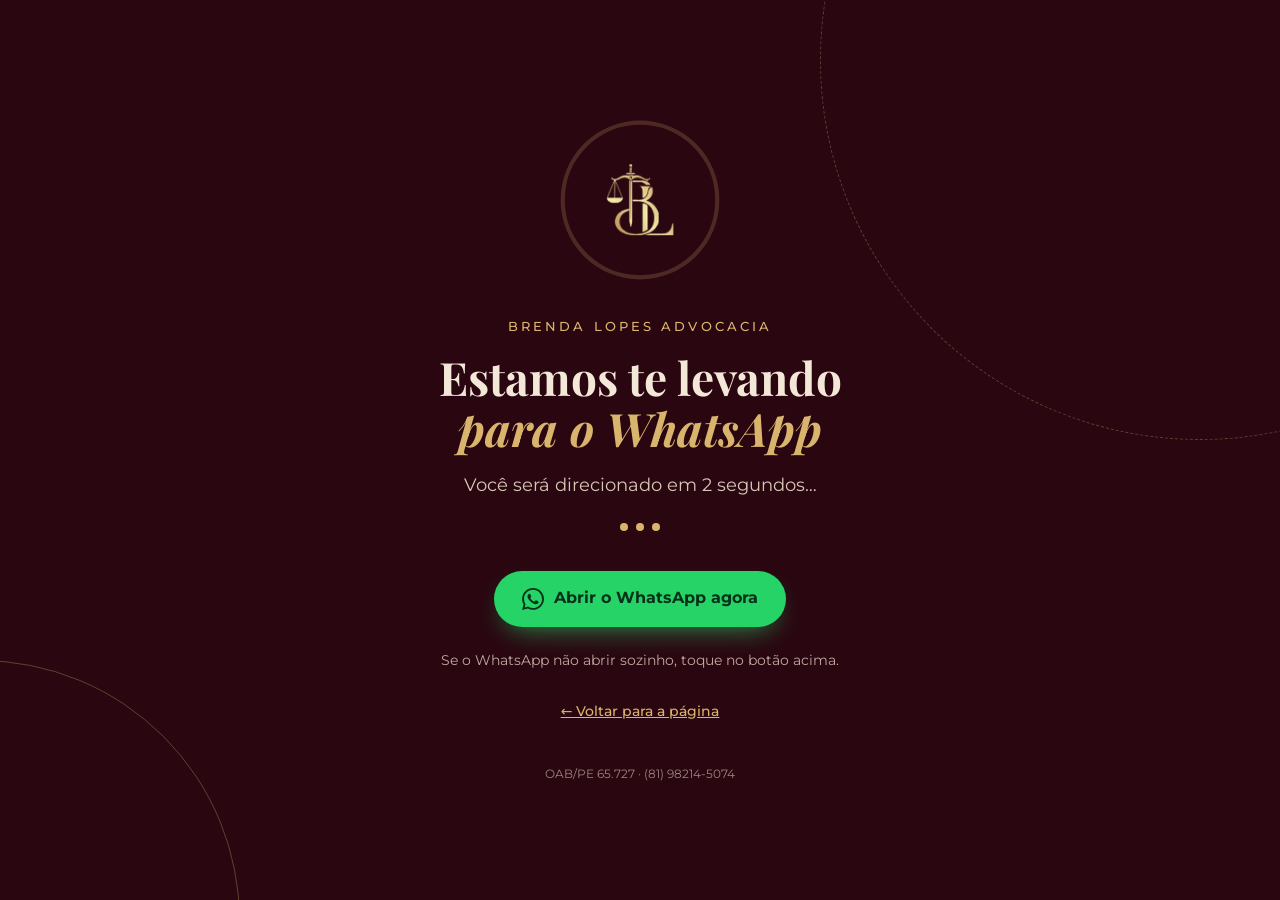
<file: redirect.html>
<!doctype html>
<html lang="pt-BR">
<head>
<meta charset="utf-8">
<meta name="viewport" content="width=device-width, initial-scale=1, viewport-fit=cover">
<title>Encaminhando para o WhatsApp | Brenda Lopes Advocacia</title>
<meta name="robots" content="noindex, nofollow">
<meta name="theme-color" content="#2A0611">
<link rel="icon" type="image/png" href="/assets/favicon.png">
<link rel="preload" as="font" type="font/woff2" href="/assets/fonts/playfair-display-latin-700-normal.woff2" crossorigin>
<link rel="preload" as="font" type="font/woff2" href="/assets/fonts/montserrat-latin-400-normal.woff2" crossorigin>
<link rel="stylesheet" href="/assets/styles.css">
<style>
  .rd{position:relative;min-height:100vh;min-height:100dvh;display:grid;place-items:center;background:var(--wine-deep);color:var(--on-dark);padding:48px 24px;text-align:center;overflow:hidden}
  .rd-card{position:relative;width:100%;max-width:540px}
  .ring-box{position:relative;width:168px;height:168px;margin:0 auto 32px}
  .ring-box svg{transform:rotate(-90deg)}
  .ring-p{stroke-dasharray:289;stroke-dashoffset:0}
  .run .ring-p{transition:stroke-dashoffset var(--rd-ms,3000ms) linear;stroke-dashoffset:289}
  .ring-box img{position:absolute;left:50%;top:50%;width:68px;height:72px;object-fit:contain;transform:translate(-50%,-50%)}
  .rd-k{margin:0 0 14px;font-size:13px;font-weight:500;letter-spacing:.24em;text-transform:uppercase;color:var(--gold)}
  .rd-title{font-family:var(--f-display);font-weight:700;line-height:1.12;font-size:clamp(30px,5vw,46px);margin:0 0 16px}
  .rd-text{margin:0 0 10px;font-size:18px;color:var(--on-dark-2)}
  .dots{margin:0 0 32px}
  .dots span{display:inline-block;width:8px;height:8px;margin:0 4px;border-radius:50%;background:var(--gold);animation:dot 1.2s ease-in-out infinite}
  .dots span:nth-child(2){animation-delay:.15s}.dots span:nth-child(3){animation-delay:.3s}
  @keyframes dot{0%,80%,100%{opacity:.25;transform:scale(.8)}40%{opacity:1;transform:scale(1)}}
  .rd-small{margin:22px 0 0;font-size:14px;color:var(--on-dark-3)}
  .rd-back{display:inline-block;margin-top:28px;color:var(--gold);font-size:14px;font-weight:500}
  .rd-legal{margin:40px 0 0;font-size:12px;color:#9C857D}
  #rd-bar{display:none}
</style>
</head>
<body>
<main class="rd">
  <div class="arc arc-spin" aria-hidden="true" style="width:760px;height:760px;right:-300px;top:-320px"></div>
  <div class="arc" aria-hidden="true" style="width:520px;height:520px;left:-280px;bottom:-280px"></div>
  <div class="rd-card rise">
    <div class="ring-box" id="ring" aria-hidden="true">
      <svg viewBox="0 0 100 100" width="168" height="168"><circle cx="50" cy="50" r="46" fill="none" stroke="rgba(217,180,108,.2)" stroke-width="2.5"/><circle class="ring-p" cx="50" cy="50" r="46" fill="none" stroke="#25D366" stroke-width="2.5" stroke-linecap="round"/></svg>
      <img src="/assets/logo-mono.webp" alt="" width="151" height="160">
    </div>
    <p class="rd-k">Brenda Lopes Advocacia</p>

    <section id="rd-open" hidden aria-live="polite">
      <h1 class="rd-title">Estamos te levando <span class="gold it">para o WhatsApp</span></h1>
      <p class="rd-text" id="rd-count">Você será direcionado em 3 segundos…</p>
      <div class="dots" aria-hidden="true"><span></span><span></span><span></span></div>
      <div class="rd-bar" id="rd-bar"><i></i></div>
      <a class="btn btn-wa" id="rd-btn" href="#"><svg class="ico" aria-hidden="true"><use href="#i-wa"/></svg><span>Abrir o WhatsApp agora</span></a>
      <p class="rd-small">Se o WhatsApp não abrir sozinho, toque no botão acima.</p>
    </section>

    <section id="rd-pending" hidden aria-live="polite">
      <h1 class="rd-title">Recebemos seu contato.</h1>
      <p class="rd-text">A equipe da Brenda Lopes Advocacia vai falar com você pelo WhatsApp informado.</p>
    </section>

    <a class="rd-back" href="/">← Voltar para a página</a>
    <p class="rd-legal">OAB/PE 65.727 · (81) 98214-5074</p>
  </div>
</main>
<svg width="0" height="0" style="position:absolute" aria-hidden="true" focusable="false">
  <symbol id="i-wa" viewBox="0 0 24 24"><path fill="currentColor" d="M17.472 14.382c-.297-.149-1.758-.867-2.03-.967-.273-.099-.471-.148-.67.15-.197.297-.767.966-.94 1.164-.173.199-.347.223-.644.075-.297-.15-1.255-.463-2.39-1.475-.883-.788-1.48-1.761-1.653-2.059-.173-.297-.018-.458.13-.606.134-.133.298-.347.446-.52.149-.174.198-.298.298-.497.099-.198.05-.371-.025-.52-.075-.149-.669-1.612-.916-2.207-.242-.579-.487-.5-.669-.51-.173-.008-.371-.01-.57-.01-.198 0-.52.074-.792.372-.272.297-1.04 1.016-1.04 2.479 0 1.462 1.065 2.875 1.213 3.074.149.198 2.096 3.2 5.077 4.487.709.306 1.262.489 1.694.625.712.227 1.36.195 1.871.118.571-.085 1.758-.719 2.006-1.413.248-.694.248-1.289.173-1.413-.074-.124-.272-.198-.57-.347m-5.421 7.403h-.004a9.87 9.87 0 0 1-5.031-1.378l-.361-.214-3.741.982.998-3.648-.235-.374a9.86 9.86 0 0 1-1.51-5.26c.001-5.45 4.436-9.884 9.888-9.884 2.64 0 5.122 1.03 6.988 2.898a9.825 9.825 0 0 1 2.893 6.994c-.003 5.45-4.437 9.884-9.885 9.884m8.413-18.297A11.815 11.815 0 0 0 12.05 0C5.495 0 .16 5.335.157 11.892c0 2.096.547 4.142 1.588 5.945L.057 24l6.305-1.654a11.882 11.882 0 0 0 5.683 1.448h.005c6.554 0 11.89-5.335 11.893-11.893a11.821 11.821 0 0 0-3.48-8.413Z"/></symbol>
</svg>
<script src="/config.js"></script>
<script src="/assets/redirect.js" defer></script>
<script>
  /* Contagem visível (3, 2, 1) e anel verde acompanhando o tempo do redirect.js */
  (function () {
    function go() {
      var open = document.getElementById("rd-open"); if (!open || open.hidden) return;
      var ms = (window.BL_CONFIG && window.BL_CONFIG.redirect && window.BL_CONFIG.redirect.delayMs) || 3000;
      var ring = document.getElementById("ring"), cnt = document.getElementById("rd-count");
      ring.style.setProperty("--rd-ms", ms + "ms");
      requestAnimationFrame(function () { requestAnimationFrame(function () { ring.classList.add("run"); }); });
      var left = Math.round(ms / 1000);
      var t = setInterval(function () {
        left--;
        cnt.textContent = left > 0 ? "Você será direcionado em " + left + " segundo" + (left > 1 ? "s" : "") + "…" : "Abrindo o WhatsApp…";
        if (left <= 0) clearInterval(t);
      }, 1000);
    }
    window.addEventListener("load", go);
  })();
</script>
</body>
</html>
</file>
<file: assets/styles.css>
/* Fontes auto-hospedadas (Fontsource, licença OFL) */
@font-face{font-family:"Playfair Display";font-style:normal;font-weight:600;font-display:swap;src:url(/assets/fonts/playfair-display-latin-600-normal.woff2) format("woff2");unicode-range:U+0000-00FF,U+0131,U+0152-0153,U+02BB-02BC,U+02C6,U+02DA,U+02DC,U+0304,U+0308,U+0329,U+2000-206F,U+20AC,U+2122,U+2191,U+2193,U+2212,U+2215,U+FEFF,U+FFFD}
@font-face{font-family:"Playfair Display";font-style:italic;font-weight:600;font-display:swap;src:url(/assets/fonts/playfair-display-latin-600-italic.woff2) format("woff2");unicode-range:U+0000-00FF,U+0131,U+0152-0153,U+02BB-02BC,U+02C6,U+02DA,U+02DC,U+0304,U+0308,U+0329,U+2000-206F,U+20AC,U+2122,U+2191,U+2193,U+2212,U+2215,U+FEFF,U+FFFD}
@font-face{font-family:"Playfair Display";font-style:normal;font-weight:700;font-display:swap;src:url(/assets/fonts/playfair-display-latin-700-normal.woff2) format("woff2");unicode-range:U+0000-00FF,U+0131,U+0152-0153,U+02BB-02BC,U+02C6,U+02DA,U+02DC,U+0304,U+0308,U+0329,U+2000-206F,U+20AC,U+2122,U+2191,U+2193,U+2212,U+2215,U+FEFF,U+FFFD}
@font-face{font-family:"Playfair Display";font-style:italic;font-weight:700;font-display:swap;src:url(/assets/fonts/playfair-display-latin-700-italic.woff2) format("woff2");unicode-range:U+0000-00FF,U+0131,U+0152-0153,U+02BB-02BC,U+02C6,U+02DA,U+02DC,U+0304,U+0308,U+0329,U+2000-206F,U+20AC,U+2122,U+2191,U+2193,U+2212,U+2215,U+FEFF,U+FFFD}
@font-face{font-family:"Montserrat";font-style:normal;font-weight:400;font-display:swap;src:url(/assets/fonts/montserrat-latin-400-normal.woff2) format("woff2");unicode-range:U+0000-00FF,U+0131,U+0152-0153,U+02BB-02BC,U+02C6,U+02DA,U+02DC,U+0304,U+0308,U+0329,U+2000-206F,U+20AC,U+2122,U+2191,U+2193,U+2212,U+2215,U+FEFF,U+FFFD}
@font-face{font-family:"Montserrat";font-style:normal;font-weight:500;font-display:swap;src:url(/assets/fonts/montserrat-latin-500-normal.woff2) format("woff2");unicode-range:U+0000-00FF,U+0131,U+0152-0153,U+02BB-02BC,U+02C6,U+02DA,U+02DC,U+0304,U+0308,U+0329,U+2000-206F,U+20AC,U+2122,U+2191,U+2193,U+2212,U+2215,U+FEFF,U+FFFD}
@font-face{font-family:"Montserrat";font-style:normal;font-weight:600;font-display:swap;src:url(/assets/fonts/montserrat-latin-600-normal.woff2) format("woff2");unicode-range:U+0000-00FF,U+0131,U+0152-0153,U+02BB-02BC,U+02C6,U+02DA,U+02DC,U+0304,U+0308,U+0329,U+2000-206F,U+20AC,U+2122,U+2191,U+2193,U+2212,U+2215,U+FEFF,U+FFFD}
@font-face{font-family:"Montserrat";font-style:normal;font-weight:700;font-display:swap;src:url(/assets/fonts/montserrat-latin-700-normal.woff2) format("woff2");unicode-range:U+0000-00FF,U+0131,U+0152-0153,U+02BB-02BC,U+02C6,U+02DA,U+02DC,U+0304,U+0308,U+0329,U+2000-206F,U+20AC,U+2122,U+2191,U+2193,U+2212,U+2215,U+FEFF,U+FFFD}
/* LP Brenda Lopes Advocacia — estilos
   Paleta dos posts da marca: bordô profundo, dourado e creme. */
:root{
  --wine-deep:#2A0611; --wine:#3A0A16; --wine-2:#5A1226; --wine-ink:#1E040C;
  --gold:#D9B46C; --gold-2:#E6C78A; --gold-ink:#8A6A2E; --gold-line:#C9A45C;
  --cream:#F7F1EA; --cream-2:#EFE5D9; --line:#E2D4C3;
  --ink:#2B1A1E; --ink-2:#5A464B; --ink-3:#66525A;
  --on-dark:#F3E7D7; --on-dark-2:#D7C6B6; --on-dark-3:#BFA9A0;
  --wa:#25D366; --wa-2:#3BE37A; --wa-ink:#06301A;
  --f-display:"Playfair Display",Georgia,"Times New Roman",serif;
  --f-body:Montserrat,system-ui,-apple-system,"Segoe UI",Roboto,sans-serif;
  --navy-deep:var(--wine-deep); --line-dark:rgba(217,180,108,.25); --brass-on-dark:var(--wa);
}
*,*:before,*:after{box-sizing:border-box}
html{scroll-behavior:smooth;-webkit-text-size-adjust:100%}
body{margin:0;background:var(--cream);color:var(--ink);font-family:var(--f-body);font-size:17px;line-height:1.65;-webkit-font-smoothing:antialiased;overflow-x:hidden}
img{max-width:100%;display:block}
a{color:var(--gold-ink)}a:hover{color:#6E5322}
button{font:inherit}
[hidden]{display:none !important}
.sr-only{position:absolute;width:1px;height:1px;padding:0;margin:-1px;overflow:hidden;clip:rect(0,0,0,0);border:0}
.skip{position:absolute;left:12px;top:-60px;z-index:100;background:var(--gold);color:var(--wine-deep);padding:10px 16px;border-radius:8px;font-weight:700}
.skip:focus{top:12px}
.wrap{max-width:1200px;margin:0 auto;padding:0 24px}
.serif{font-family:var(--f-display);letter-spacing:-.01em;line-height:1.1;font-weight:700}
.it{font-style:italic}
.gold{color:var(--gold)}.gold-d{color:var(--gold-ink)}
.eyebrow{display:inline-flex;align-items:center;gap:14px;font-size:13px;font-weight:500;letter-spacing:.22em;text-transform:uppercase}
.eyebrow:before{content:"";width:44px;height:1px;background:currentColor;opacity:.8}
.h2{font-size:clamp(32px,4vw,54px);margin:18px 0}
.lead{font-size:18px;color:var(--ink-2);margin:0;max-width:580px}
.sec{padding:112px 0}
.ico{width:22px;height:22px;flex:0 0 auto}
:focus-visible{outline:3px solid var(--gold);outline-offset:3px}

/* header */
.site-header{position:sticky;top:0;z-index:20;background:rgba(42,6,17,.96);border-bottom:1px solid rgba(217,180,108,.22);transition:box-shadow .2s ease}
.site-header.is-scrolled{box-shadow:0 10px 30px -18px rgba(0,0,0,.7)}
.hdr-in{display:flex;align-items:center;justify-content:space-between;gap:24px;min-height:78px}
.brand{display:flex;align-items:center;gap:12px;text-decoration:none}
.brand img{width:48px;height:51px;object-fit:contain}
.brand-name{display:block;font-family:var(--f-display);font-size:22px;font-weight:600;color:var(--gold);line-height:1.1}
.brand-sub{display:block;font-size:10px;letter-spacing:.24em;text-transform:uppercase;color:#CDBBAE}
.nav{display:flex;gap:30px}
.nav a{position:relative;color:#E9DCCB;text-decoration:none;font-size:15px;font-weight:500;padding:6px 0}
.nav a:after{content:"";position:absolute;left:0;right:0;bottom:0;height:1px;background:var(--gold);transform:scaleX(0);transform-origin:left;transition:transform .25s ease}
.nav a:hover{color:#fff}.nav a:hover:after{transform:scaleX(1)}

/* buttons */
.btn{display:inline-flex;align-items:center;justify-content:center;gap:10px;min-height:56px;padding:0 28px;border-radius:999px;font-family:var(--f-body);font-weight:700;font-size:16px;text-decoration:none;border:0;cursor:pointer;transition:transform .18s ease,box-shadow .18s ease,background-color .18s ease}
.btn:hover{transform:translateY(-2px)}
.btn-wa{background:var(--wa);color:var(--wa-ink);box-shadow:0 12px 28px -12px rgba(37,211,102,.75)}
.btn-wa:hover{background:var(--wa-2);color:var(--wa-ink);box-shadow:0 16px 34px -12px rgba(37,211,102,.9)}
.btn-ghost{background:transparent;color:var(--on-dark);border:1px solid rgba(217,180,108,.6)}
.btn-ghost:hover{background:rgba(217,180,108,.12);color:#fff}
.btn-block{width:100%}
.btn-sm{min-height:46px;padding:0 20px;font-size:15px}
.btn[disabled]{opacity:.7;cursor:progress;transform:none}

/* decorative arcs */
.arc{position:absolute;border:1px solid rgba(217,180,108,.32);border-radius:50%;pointer-events:none}
.arc-spin{border-style:dashed;animation:spin 60s linear infinite}
@keyframes spin{to{transform:rotate(360deg)}}

/* hero */
.hero{position:relative;background:var(--wine-deep);color:var(--on-dark);overflow:hidden}
.hero-in{position:relative;display:grid;grid-template-columns:1.1fr .9fr;gap:64px;align-items:center;padding:80px 24px 96px}
.hero h1{font-size:clamp(38px,5.4vw,72px);margin:24px 0 18px;color:var(--on-dark)}
.typing{font-family:var(--f-display);font-weight:600;font-size:clamp(20px,2vw,26px);margin:0 0 20px;color:#E9DCCB;min-height:1.3em}
.typed{color:var(--gold);font-style:italic}
.caret{display:inline-block;width:2px;height:.95em;background:var(--gold);margin-left:4px;vertical-align:-.1em;animation:blink 1s steps(1) infinite}
@keyframes blink{50%{opacity:0}}
.hero-text{font-size:clamp(16px,1.4vw,18px);color:var(--on-dark-2);margin:0;max-width:520px}
.hero-actions{display:flex;flex-wrap:wrap;gap:14px;margin-top:36px}
.hero-media{position:relative;justify-self:center;width:100%;max-width:440px}
.hero-media:before{content:"";position:absolute;inset:-16px 16px 16px -16px;border:1px solid rgba(217,180,108,.6);border-radius:250px 250px 32px 32px}
.hero-media .frame{position:relative;border-radius:240px 240px 28px 28px;overflow:hidden;aspect-ratio:4/5;background:var(--wine)}
.hero-media .frame img{width:100%;height:100%;object-fit:cover}
.float{position:absolute;display:flex;align-items:center;gap:10px;padding:12px 18px;border-radius:16px;background:var(--cream);color:var(--wine);font-weight:600;font-size:14px;box-shadow:0 20px 40px -18px rgba(0,0,0,.6);animation:bob 5s ease-in-out infinite}
.float .ico{width:20px;height:20px;color:var(--gold-ink)}
.float-1{left:-28px;top:22%}.float-2{right:-24px;bottom:18%;animation-delay:-2.5s}
@keyframes bob{50%{transform:translateY(-10px)}}
.trust{position:relative;border-top:1px solid rgba(217,180,108,.22);display:grid;grid-template-columns:repeat(3,minmax(0,1fr));list-style:none;margin:0;padding:0}
.trust li{display:flex;align-items:center;gap:14px;padding:24px;font-size:15px;color:#E9DCCB}
.trust li + li{border-left:1px solid rgba(217,180,108,.22)}
.trust .ico{color:var(--gold)}

/* trabalhista explorer */
.explorer{display:grid;grid-template-columns:.9fr 1.1fr;gap:28px;margin-top:56px;align-items:stretch}
.topics{display:flex;flex-direction:column;gap:10px}
.topic{display:flex;align-items:center;gap:18px;width:100%;min-height:72px;padding:14px 22px;border-radius:18px;border:1px solid var(--line);background:#fff;color:var(--wine);font-weight:600;font-size:17px;text-align:left;cursor:pointer;transition:background-color .2s ease,transform .2s ease,border-color .2s ease,color .2s ease}
.topic:hover{border-color:var(--gold-line);transform:translateX(4px)}
.topic .tn{font-family:var(--f-display);font-style:italic;font-size:22px;color:var(--gold-ink);min-width:34px}
.topic .ta{margin-left:auto;opacity:.35;transition:transform .2s ease,opacity .2s ease}
.topic[aria-selected="true"]{background:var(--wine);color:var(--on-dark);border-color:var(--wine);transform:translateX(10px)}
.topic[aria-selected="true"] .tn{color:var(--gold)}
.topic[aria-selected="true"] .ta{opacity:1;transform:translateX(4px)}
.panel-wrap{position:relative;border-radius:28px;overflow:hidden;background:var(--wine-deep);color:var(--on-dark);min-height:580px;display:flex}
.panel-wrap > img{position:absolute;inset:0;width:100%;height:100%;object-fit:cover;object-position:center top}
.panel-shade{position:absolute;inset:0;background:linear-gradient(180deg,rgba(42,6,17,.2) 0%,rgba(42,6,17,.9) 52%,var(--wine-deep) 100%)}
.panel{position:relative;margin-top:auto;padding:40px 40px 36px;width:100%}
.is-entering{animation:fadeup .45s ease both}
@keyframes fadeup{from{opacity:0;transform:translateY(12px)}to{opacity:1;transform:none}}
.progress{display:flex;gap:6px;margin-bottom:22px}
.progress span{height:3px;flex:1;border-radius:3px;background:rgba(217,180,108,.25)}
.progress span.on{background:var(--gold)}
.tag{font-size:12px;font-weight:600;letter-spacing:.2em;text-transform:uppercase;color:var(--gold)}
.panel h3{font-size:clamp(28px,3vw,40px);margin:10px 0 12px;color:var(--on-dark)}
.panel p{margin:0;color:var(--on-dark-2);font-size:16.5px;max-width:560px}
.signs-t{margin:24px 0 0 !important;font-size:13px !important;font-weight:600;letter-spacing:.18em;text-transform:uppercase;color:var(--gold) !important}
.signs{list-style:none;margin:16px 0 28px;padding:0;display:flex;flex-direction:column;gap:12px}
.signs li{display:flex;gap:12px;align-items:flex-start;font-size:15.5px;color:#E9DCCB}
.signs .ico{width:20px;height:20px;color:var(--gold);margin-top:3px}
.panel-foot{display:flex;flex-wrap:wrap;gap:14px;align-items:center;justify-content:space-between}
.pnav{display:flex;gap:10px}
.pbtn{width:48px;height:48px;border-radius:50%;border:1px solid rgba(217,180,108,.55);background:transparent;color:var(--on-dark);display:flex;align-items:center;justify-content:center;cursor:pointer;transition:background-color .2s ease}
.pbtn:hover{background:rgba(217,180,108,.15)}
.pbtn .ico{width:20px;height:20px}

/* previdenciário with background photo */
.prev{position:relative;color:var(--on-dark);overflow:hidden;background:var(--wine-deep)}
.prev-bg{position:absolute;inset:0;width:100%;height:100%;object-fit:cover;object-position:75% center}
.prev-shade{position:absolute;inset:0;background:linear-gradient(90deg,rgba(42,6,17,.96) 0%,rgba(42,6,17,.86) 45%,rgba(42,6,17,.55) 100%)}
.prev .lead{color:var(--on-dark-2)}
.prev-grid{display:grid;grid-template-columns:repeat(2,minmax(0,1fr));gap:20px;margin-top:56px}
.pc{position:relative;border-radius:24px;overflow:hidden;background:rgba(58,10,22,.84);border:1px solid rgba(217,180,108,.25);display:flex;transition:transform .25s ease,border-color .25s ease}
.pc:hover{transform:translateY(-6px);border-color:rgba(217,180,108,.7)}
.pc .pimg{flex:0 0 38%;width:38%;min-height:240px;object-fit:cover}
.pc-b{padding:30px 30px 32px}
.pc h3{font-family:var(--f-display);font-size:27px;margin:6px 0 10px;color:var(--on-dark);line-height:1.15}
.pc p{margin:0;color:var(--on-dark-2);font-size:15.5px}
.family{display:grid;grid-template-columns:auto 1fr auto;gap:28px;align-items:center;margin-top:20px;padding:30px 36px;border-radius:24px;border:1px solid rgba(217,180,108,.5);background:rgba(42,6,17,.72)}
.family > .ico{width:44px;height:44px;color:var(--gold)}
.family p{margin:0}

/* finder */
.finder{display:grid;grid-template-columns:1fr 1fr;gap:28px;margin-top:48px;align-items:start}
.chips{display:flex;flex-wrap:wrap;gap:10px;align-content:flex-start}
.chip{min-height:48px;padding:0 20px;border-radius:999px;border:1px solid #D8C8B6;background:#fff;color:var(--wine);font-weight:600;font-size:15px;cursor:pointer;transition:all .2s ease}
.chip:hover{border-color:var(--gold-ink)}
.chip[aria-selected="true"]{background:var(--wine);border-color:var(--wine);color:var(--on-dark)}
.answer{background:#fff;border:1px solid var(--line);border-radius:24px;padding:32px}
.answer-k{margin:0;font-size:13px;font-weight:600;letter-spacing:.18em;text-transform:uppercase;color:var(--gold-ink)}
.areas{display:flex;flex-wrap:wrap;gap:8px;margin:14px 0 16px}
.area{display:inline-flex;align-items:center;padding:8px 14px;border-radius:999px;background:#F3E7D7;color:var(--wine);font-size:13px;font-weight:700;letter-spacing:.06em;text-transform:uppercase}
.answer h3{margin:0 0 10px;font-size:26px;color:var(--wine)}
.answer p{margin:0 0 24px;color:var(--ink-2);font-size:16px}
.answer small{display:block;margin-top:16px;font-size:13px;color:var(--ink-3)}

/* steps */
.how{background:var(--cream-2)}
.steps{position:relative;display:grid;grid-template-columns:repeat(4,minmax(0,1fr));gap:24px;margin:56px 0 0;padding:0;list-style:none}
.steps:before{content:"";position:absolute;top:46px;left:12%;right:12%;height:1px;background:repeating-linear-gradient(90deg,var(--gold-line) 0 8px,transparent 8px 16px)}
.step{position:relative;text-align:center;padding:0 8px}
.step b{display:flex;align-items:center;justify-content:center;width:92px;height:92px;margin:0 auto 22px;border-radius:50%;background:var(--cream);border:1px solid var(--gold-line);font-family:var(--f-display);font-style:italic;font-weight:600;font-size:32px;color:var(--gold-ink);transition:background-color .25s ease,color .25s ease}
.step:hover b{background:var(--wine);color:var(--gold)}
.step h3{margin:0 0 8px;font-size:18px;color:var(--wine)}
.step p{margin:0;color:var(--ink-2);font-size:15px}
.disclaimer{text-align:center;margin:48px auto 0;max-width:680px;font-size:14px;color:var(--ink-3)}

/* about */
.about{background:var(--wine);color:var(--on-dark)}
.about-in{display:grid;grid-template-columns:.8fr 1.2fr;gap:72px;align-items:center}
.seal{width:100%;max-width:360px;height:auto;margin:0 auto}
.client-box{display:inline-flex;flex-direction:column;gap:10px;padding:26px 28px;border-radius:22px;border:1px solid rgba(217,180,108,.45);text-align:left}
.client-box p{margin:0}
.client-box a{color:var(--gold);font-weight:600;text-decoration:none}
.client-box a:hover{color:var(--gold-2)}

/* faq */
.faq{display:grid;grid-template-columns:.8fr 1.2fr;gap:72px}
details{border-top:1px solid var(--line)}
details:last-child{border-bottom:1px solid var(--line)}
summary{list-style:none;cursor:pointer;display:flex;justify-content:space-between;align-items:center;gap:20px;padding:22px 0;font-weight:600;font-size:17.5px;color:var(--wine);min-height:44px;transition:color .2s ease}
summary:hover{color:var(--gold-ink)}
summary::-webkit-details-marker{display:none}
.pm{flex:0 0 34px;height:34px;border-radius:50%;border:1px solid var(--gold-line);color:var(--gold-ink);display:flex;align-items:center;justify-content:center;font-size:20px;line-height:1;transition:transform .25s ease,background-color .25s ease}
details[open] .pm{transform:rotate(45deg);background:var(--wine);color:var(--gold)}
details p{margin:0 0 24px;color:var(--ink-2);font-size:16px;max-width:660px}
details[open] p{animation:fadeup .3s ease both}

/* contact */
.contact{position:relative;background:var(--wine-deep);color:var(--on-dark);overflow:hidden;scroll-margin-top:60px}
.contact-in{position:relative;display:grid;grid-template-columns:1.05fr .95fr;gap:72px;align-items:center}
.checks{list-style:none;margin:28px 0 0;padding:0;display:flex;flex-direction:column;gap:14px}
.checks li{display:flex;gap:12px;align-items:flex-start;color:#E9DCCB}
.checks .ico{color:var(--gold)}
.formcard{position:relative;background:var(--cream);color:var(--ink);border-radius:28px;padding:40px 34px 32px;box-shadow:0 40px 80px -40px rgba(0,0,0,.7)}
.formcard:before{content:"";position:absolute;inset:-12px 12px 12px -12px;border:1px solid rgba(217,180,108,.55);border-radius:32px;pointer-events:none}
.formcard h3{margin:0 0 6px;font-size:30px;color:var(--wine)}
.formcard .sub{margin:0 0 24px;font-size:15px;color:var(--ink-2)}
.fld{display:flex;flex-direction:column;gap:6px;margin-bottom:16px}
.fld label{font-size:14px;font-weight:600;color:#4A3238}
.fld input{height:58px;border-radius:14px;border:1.5px solid #D8C8B6;background:#fff;padding:0 18px;font:500 17px var(--f-body);color:var(--ink);transition:border-color .2s ease,box-shadow .2s ease;width:100%}
.fld input:focus{border-color:var(--gold-ink);outline:none;box-shadow:0 0 0 4px rgba(201,164,92,.25)}
.fld input[aria-invalid="true"]{border-color:#9B1C2E}
.fld-err{margin:0;color:#9B1C2E;font-size:14px;font-weight:600}
.form-status{margin:14px 0 0;padding:12px 14px;border-radius:12px;font-size:14.5px;font-weight:600}
.form-status.is-success{background:#E3F6EA;color:#0E5A2C}
.form-status.is-error{background:#FBE7EA;color:#8A1A2B}
.form-note{margin:16px 0 0;font-size:12.5px;color:var(--ink-3);line-height:1.5}
.is-loading .btn-wa{opacity:.8}

/* floating WhatsApp */
.fab{position:fixed;right:22px;bottom:22px;z-index:30;width:62px;height:62px;border-radius:50%;background:var(--wa);display:flex;align-items:center;justify-content:center;box-shadow:0 14px 30px -10px rgba(0,0,0,.55);text-decoration:none;transition:transform .2s ease,opacity .25s ease,visibility .25s}
.fab:hover{transform:scale(1.07)}
.fab:before{content:"";position:absolute;inset:0;border-radius:50%;border:2px solid var(--wa);animation:pulse 2.2s ease-out infinite}
.fab .ico{width:32px;height:32px;color:#fff}
.fab.is-hidden{opacity:0;visibility:hidden;transform:scale(.8)}
@keyframes pulse{from{transform:scale(1);opacity:.8}to{transform:scale(1.6);opacity:0}}

/* footer */
.site-footer{background:var(--wine-ink);color:var(--on-dark-3);font-size:14px}
.ftr-in{display:flex;justify-content:space-between;align-items:center;gap:40px;flex-wrap:wrap;padding:48px 24px 104px}
.ftr-in img{width:200px;height:auto}
.ftr-in p{margin:0 0 8px}
.ftr-in strong{color:#E9DCCB}
.ftr-legal{font-size:13px;line-height:1.6}

/* reveal on scroll (added by ui.js) */
.js .rv{opacity:0;transform:translateY(24px);transition:opacity .7s ease,transform .7s ease}
.js .rv.in{opacity:1;transform:none}
.rise{animation:slidein .7s ease both}.rise2{animation:slidein .7s .1s ease both}
@keyframes slidein{from{transform:translateY(14px)}to{transform:none}}

@media (prefers-reduced-motion: reduce){
  html{scroll-behavior:auto}
  *,*:before,*:after{animation:none !important;transition:none !important}
  .js .rv{opacity:1;transform:none}
}

@media (max-width: 960px){
  .nav{display:none}
  .hero-in,.about-in,.faq,.contact-in,.explorer,.finder{grid-template-columns:1fr;gap:44px}
  .hero-in{padding:52px 20px 72px;text-align:center}
  .hero-in .eyebrow,.hero-actions{justify-content:center}
  .hero-text{margin:0 auto}
  .hero-media{max-width:340px}
  .trust{grid-template-columns:1fr}
  .trust li{justify-content:center;padding:16px 20px}
  .trust li + li{border-left:0;border-top:1px solid rgba(217,180,108,.22)}
  .sec{padding:80px 0}
  .center-m{text-align:center}
  .center-m .eyebrow{justify-content:center}
  .center-m .lead{margin:0 auto}
  .topics{flex-direction:row;overflow-x:auto;padding-bottom:6px;scroll-snap-type:x mandatory;-webkit-overflow-scrolling:touch}
  .topic{flex:0 0 auto;width:auto;min-height:56px;scroll-snap-align:start}
  .topic .ta{display:none}
  .topic[aria-selected="true"],.topic:hover{transform:none}
  .panel-wrap{min-height:540px}
  .panel{padding:32px 24px 28px;text-align:center}
  .panel p{margin:0 auto}
  .progress{justify-content:center}
  .signs li{text-align:left}
  .panel-foot{justify-content:center}
  .prev-grid{grid-template-columns:1fr}
  .prev-shade{background:rgba(42,6,17,.88)}
  .family{grid-template-columns:1fr;text-align:center;justify-items:center}
  .chips{justify-content:center}
  .answer{text-align:center}
  .areas{justify-content:center}
  .steps{grid-template-columns:repeat(2,minmax(0,1fr));row-gap:40px}
  .steps:before{display:none}
  .about-in{text-align:center}
  .about-in .eyebrow{justify-content:center}
  .contact-in{text-align:center}
  .contact-in .eyebrow{justify-content:center}
  .checks{align-items:center}
  .formcard{text-align:left}
  .ftr-in{flex-direction:column;text-align:center}
}
@media (max-width: 560px){
  body{font-size:16px}
  .btn{width:100%}
  .site-header .btn{width:auto;min-height:44px;padding:0 14px;font-size:14px}
  .site-header .btn .ico{display:none}
  .brand-sub{display:none}
  .float{display:none}
  .pc{flex-direction:column}
  .pc .pimg{flex:0 0 auto;width:100%;height:220px;min-height:0}
  .steps{grid-template-columns:1fr}
  .formcard{padding:32px 22px 26px}
  .formcard:before{inset:-8px 8px 8px -8px}
  .fab{right:16px;bottom:16px;width:58px;height:58px}
}

/* ===== Ajustes de conversão e navegação ===== */
#encontre{background:#FBF7F2;border-bottom:1px solid var(--line)}
.nav a.is-active{color:#fff}.nav a.is-active:after{transform:scaleX(1)}
.mnav{display:none}
.contact-copy > p{margin:0;color:var(--on-dark-2);font-size:18px;max-width:520px}
.formcard .sub{color:var(--ink-2)}
.formcard .form-note{color:var(--ink-3)}
.mid-cta{display:flex;justify-content:center;margin-top:48px}
.swipe-dots{display:none}
.family .btn{white-space:nowrap}
section[id]{scroll-margin-top:84px}

@media (max-width: 960px){
  /* atalhos fixos logo abaixo do cabeçalho */
  .mnav{display:flex;gap:8px;overflow-x:auto;padding:0 16px 12px;scrollbar-width:none;-webkit-overflow-scrolling:touch}
  .mnav::-webkit-scrollbar{display:none}
  .mnav a{flex:0 0 auto;display:inline-flex;align-items:center;min-height:38px;padding:0 16px;border-radius:999px;border:1px solid rgba(217,180,108,.4);color:#E9DCCB;text-decoration:none;font-size:14px;font-weight:600}
  .mnav a.is-active{background:var(--gold);border-color:var(--gold);color:var(--wine-deep)}
  section[id]{scroll-margin-top:128px}
  .hdr-in{min-height:64px}
  /* hero mais curto: foto menor, prova social logo abaixo dos botões */
  .hero-in{padding:36px 20px 48px;gap:32px}
  .hero-media{max-width:260px}
  .hero-media:before{inset:-10px 10px 10px -10px}
  /* encontre seu caso: chips em 2 colunas, mais compacto */
  .finder{margin-top:32px;gap:20px}
  .answer{padding:26px 22px}
  /* previdenciário: carrossel com rolagem lateral */
  .prev-grid{display:flex;overflow-x:auto;scroll-snap-type:x mandatory;gap:14px;margin:40px -20px 0;padding:0 20px 8px;scrollbar-width:none}
  .prev-grid::-webkit-scrollbar{display:none}
  .prev-grid .pc{flex:0 0 86%;scroll-snap-align:center;flex-direction:column}
  .prev-grid .pc .pimg{flex:0 0 auto;width:100%;height:190px;min-height:0}
  .prev-grid .pc:hover{transform:none}
  .js .prev-grid .rv{opacity:1;transform:none}
  .swipe-dots{display:flex;justify-content:center;gap:8px;margin-top:16px}
  .swipe-dots span{width:8px;height:8px;border-radius:50%;background:rgba(217,180,108,.35);transition:all .25s ease}
  .swipe-dots span.on{width:22px;border-radius:4px;background:var(--gold)}
  /* como funciona: linha do tempo vertical compacta */
  .steps{grid-template-columns:1fr;gap:0;margin-top:36px;text-align:left}
  .step{display:grid;grid-template-columns:56px 1fr;column-gap:16px;text-align:left;padding:0 0 22px;position:relative}
  .step b{width:56px;height:56px;font-size:22px;margin:0;grid-row:span 2}
  .step:not(:last-child):after{content:"";position:absolute;left:28px;top:60px;bottom:4px;width:1px;background:var(--gold-line);opacity:.6}
  .step h3{align-self:end;margin:6px 0 2px}
  /* sobre: selo menor */
  .seal{max-width:200px}
  .about-in{gap:28px}
  /* contato */
  .checks{align-items:stretch;max-width:340px;margin:24px auto 0;text-align:left}
  .contact-copy > p{margin:0 auto}
}
@media (max-width: 560px){
  .chips{display:grid;grid-template-columns:1fr 1fr;gap:8px}
  .chip{min-height:52px;padding:6px 12px;border-radius:14px;font-size:14px;line-height:1.25}
  .sec{padding:64px 0}
  .family{padding:26px 22px}
  .family .btn{white-space:normal}
}

/* ===== Títulos mais compactos (máx. 2 linhas) e cards com foto no topo ===== */
@media (min-width: 961px){.hero-in{grid-template-columns:1.25fr .75fr}}
.hero h1{font-size:clamp(30px,4.2vw,58px);line-height:1.08}
.h2{font-size:clamp(27px,3.2vw,44px);line-height:1.12}
.panel h3{font-size:clamp(24px,2.4vw,34px)}
.pc{flex-direction:column}
.pc .pimg{flex:0 0 auto;width:100%;height:230px;min-height:0;object-fit:cover}
@media (max-width: 960px){
  .prev-grid .pc .pimg{height:190px}
}
@media (max-width: 560px){
  .hero h1{font-size:28px}
  .h2{font-size:26px}
  .family p.serif{font-size:21px !important}
}

/* ===== Revisão de alinhamento e compactação ===== */
.sec{padding:88px 0}
.h2{margin:14px 0 14px}
.sec-head{display:grid;grid-template-columns:1fr 1fr;gap:56px;align-items:end}
.sec-head .h2{margin-bottom:0}
.sec-head .lead{justify-self:end;max-width:480px}
.explorer{margin-top:40px}
.prev-grid{margin-top:44px}
.steps{margin-top:44px}
.mid-cta{margin-top:40px}
.disclaimer{margin-top:28px}
/* encontre: título + opções à esquerda, resposta à direita */
.finder{display:grid;grid-template-columns:1fr 1fr;gap:56px;align-items:center;margin-top:0}
.finder-left .chips{margin-top:28px}
.finder-right .answer{min-height:100%}
/* faq: coluna esquerda com atalho para o contato */
.faq > div:first-child{position:sticky;top:110px;align-self:start}
.faq-help{margin-top:32px;padding:26px 26px 28px;border-radius:22px;background:var(--wine);color:var(--on-dark)}
.faq-help p{margin:0 0 6px;color:var(--on-dark-2);font-size:15px}
.faq-help p.serif{font-size:22px;color:var(--on-dark)}
.faq-help .btn{margin-top:14px}
/* sobre: selo e texto alinhados ao centro vertical, sem sobras */
.about{padding:72px 0}
.seal{max-width:300px}
@media (max-width: 960px){
  .sec{padding:64px 0}
  .sec-head{grid-template-columns:1fr;gap:12px}
  .sec-head .lead{justify-self:center}
  .finder{grid-template-columns:1fr;gap:24px}
  .finder-left{text-align:center}
  .finder-left .eyebrow{justify-content:center}
  .finder-left .lead{margin:0 auto}
  .faq > div:first-child{position:static}
  .faq-help{display:none}
  .about{padding:56px 0}
  .seal{max-width:180px}
}
@media (max-width: 560px){
  .sec{padding:52px 0}
  .finder-left .chips{margin-top:22px}
}
h1,h2,h3{text-wrap:balance}
.lead,.hero-text{text-wrap:pretty}
@media (max-width: 960px){
  .trust{grid-template-columns:repeat(3,minmax(0,1fr))}
  .trust li{flex-direction:column;gap:6px;padding:14px 8px;font-size:12.5px;line-height:1.3;text-align:center}
  .trust li + li{border-top:0;border-left:1px solid rgba(217,180,108,.22)}
}
/* atalho para quem já é cliente (dentro do card do formulário) */
.client-line{display:flex;gap:12px;align-items:flex-start;margin-top:20px;padding-top:18px;border-top:1px solid #E2D4C3}
.client-line .ico{width:20px;height:20px;color:var(--gold-ink);margin-top:2px}
.client-line p{margin:0;font-size:14px;line-height:1.5;color:var(--ink-2)}
.client-line strong{color:var(--wine)}
.client-line a{color:var(--gold-ink);font-weight:700;text-decoration:none;white-space:nowrap}
.client-line a:hover{text-decoration:underline}

/* ===== Ajustes mobile (30/10) ===== */
.mnav{display:none !important}
.prev-grid .pc{height:auto}
@media (max-width: 960px){
  section[id]{scroll-margin-top:72px}
  .prev-grid{align-items:stretch}
  .prev-grid .pc .pimg{height:170px}
  .prev-grid .pc-b{padding:22px 22px 24px}
  .prev-grid .pc h3{font-size:24px}
  .prev-grid .pc p{font-size:15px}
}
@media (max-width: 560px){
  .hero-in .eyebrow{letter-spacing:.14em;font-size:12px;gap:10px}
  .hero-in .eyebrow:before{width:28px}
  .typing{font-size:19px}
}
</file>
